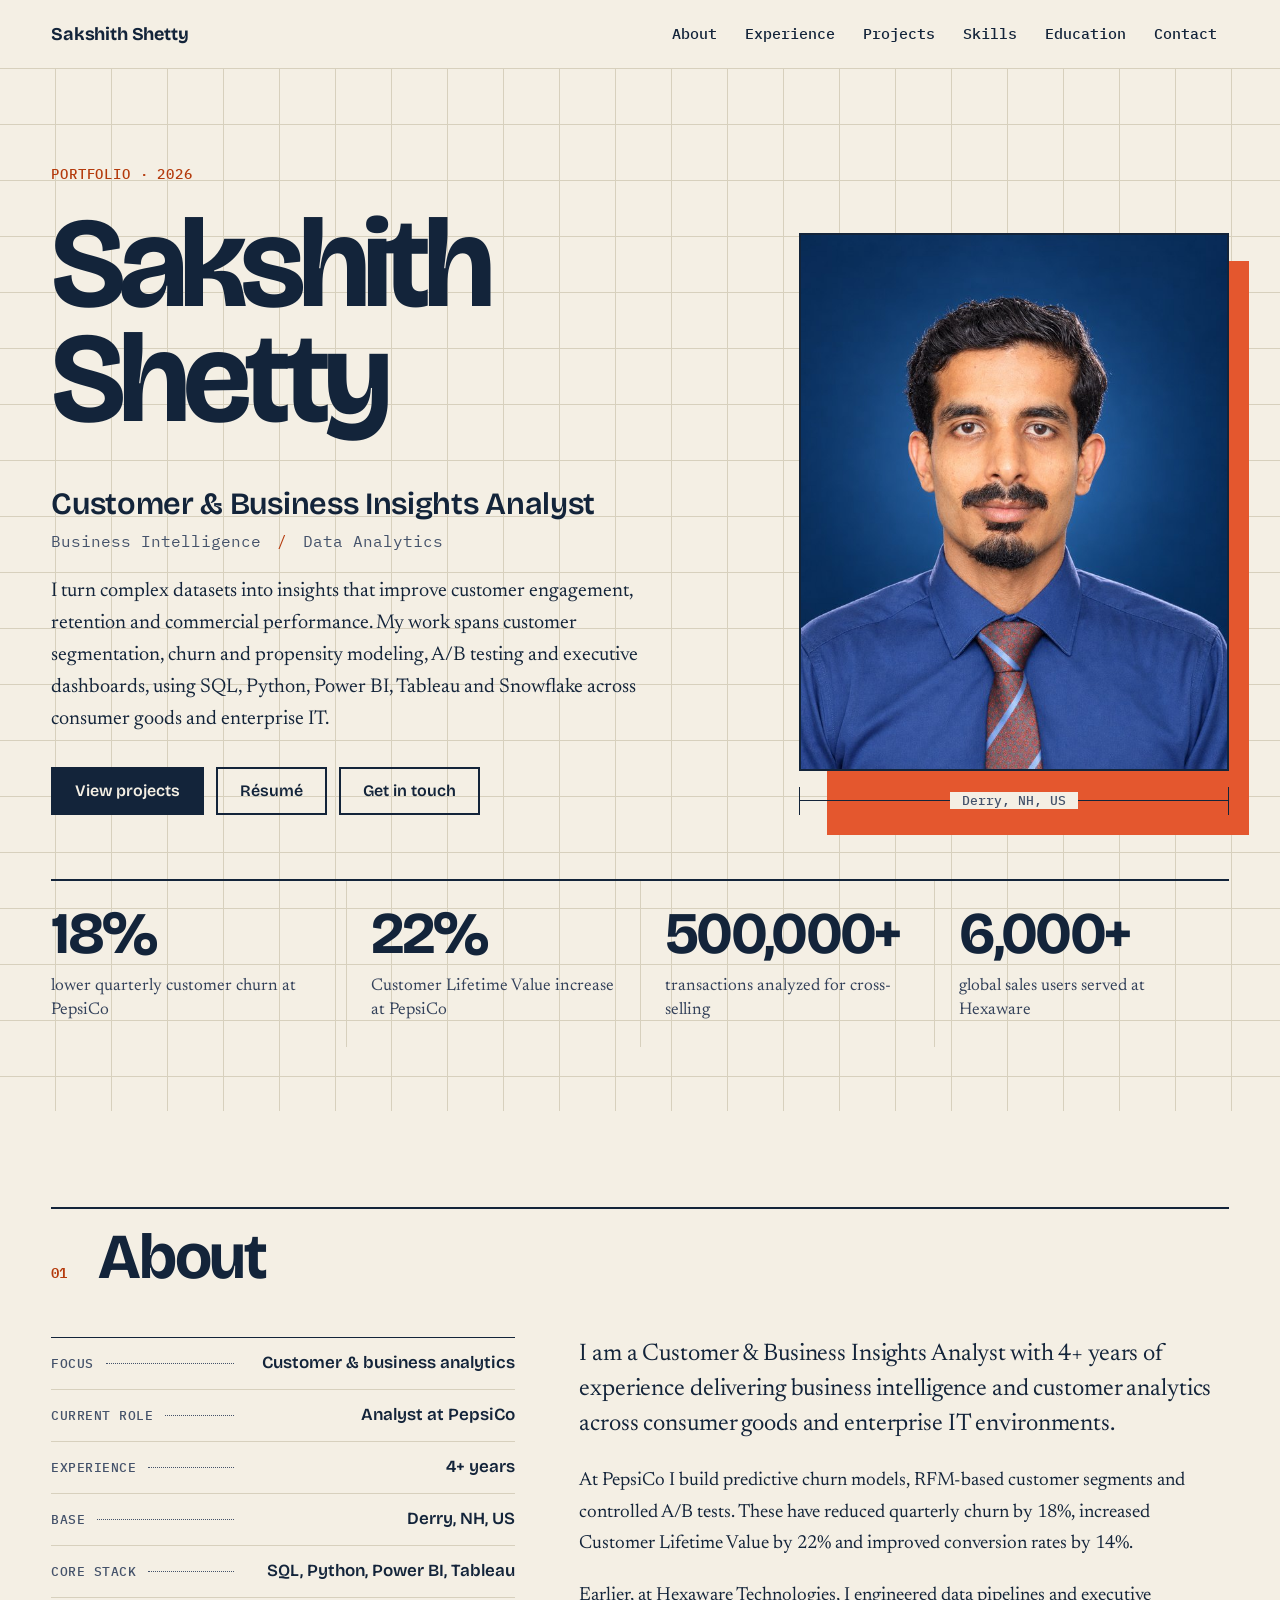
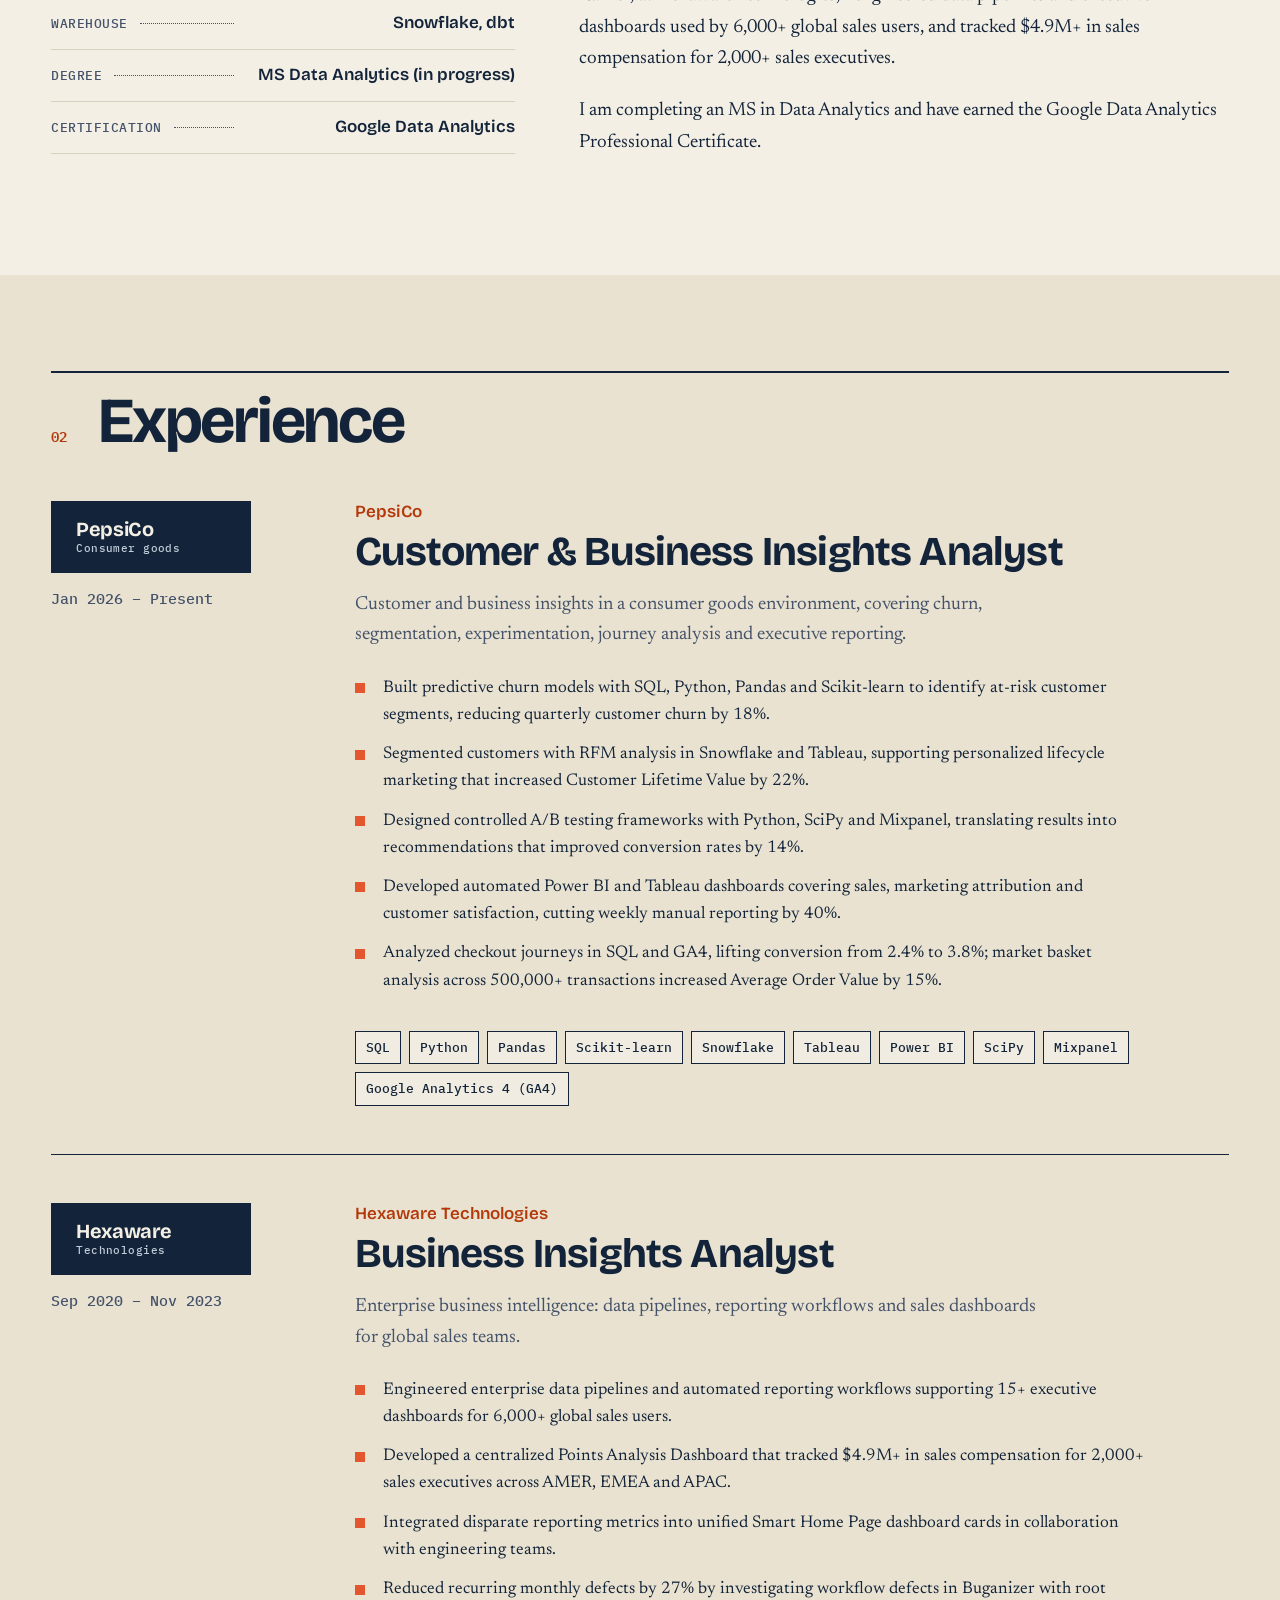
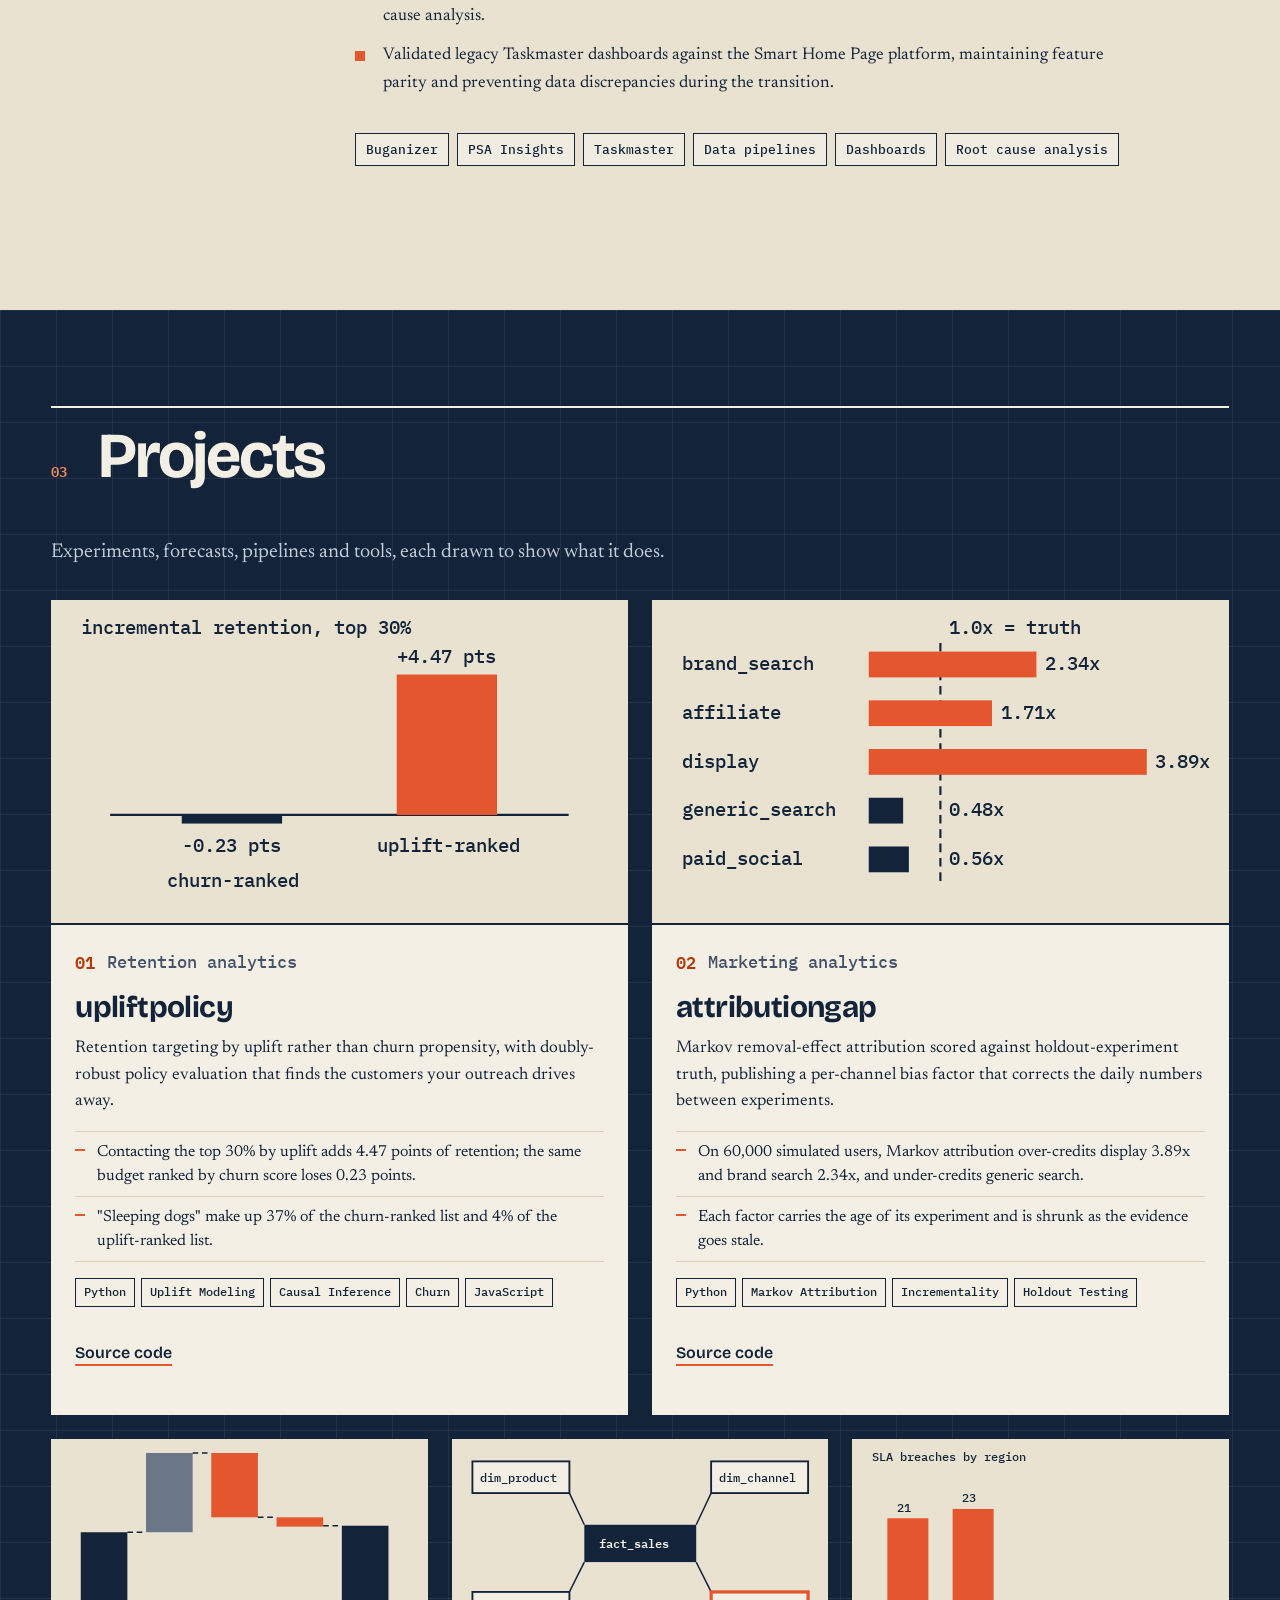
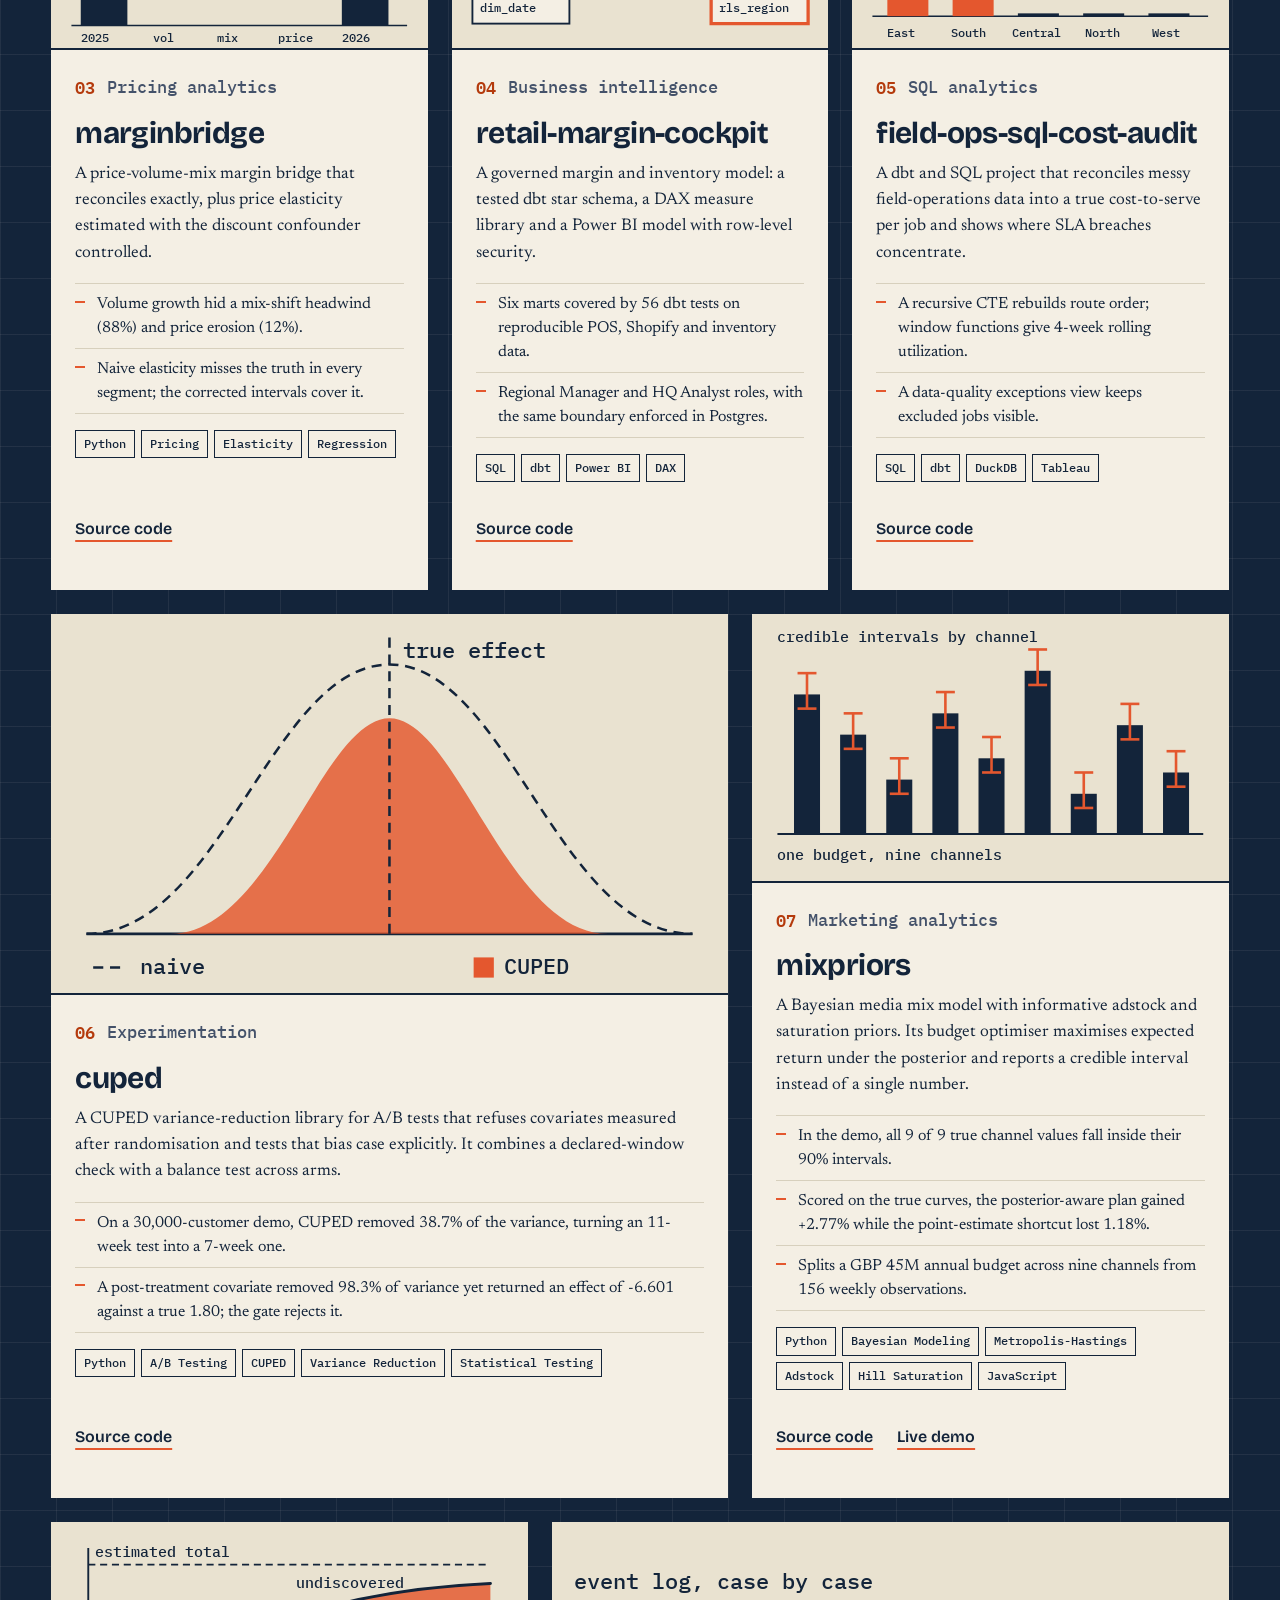
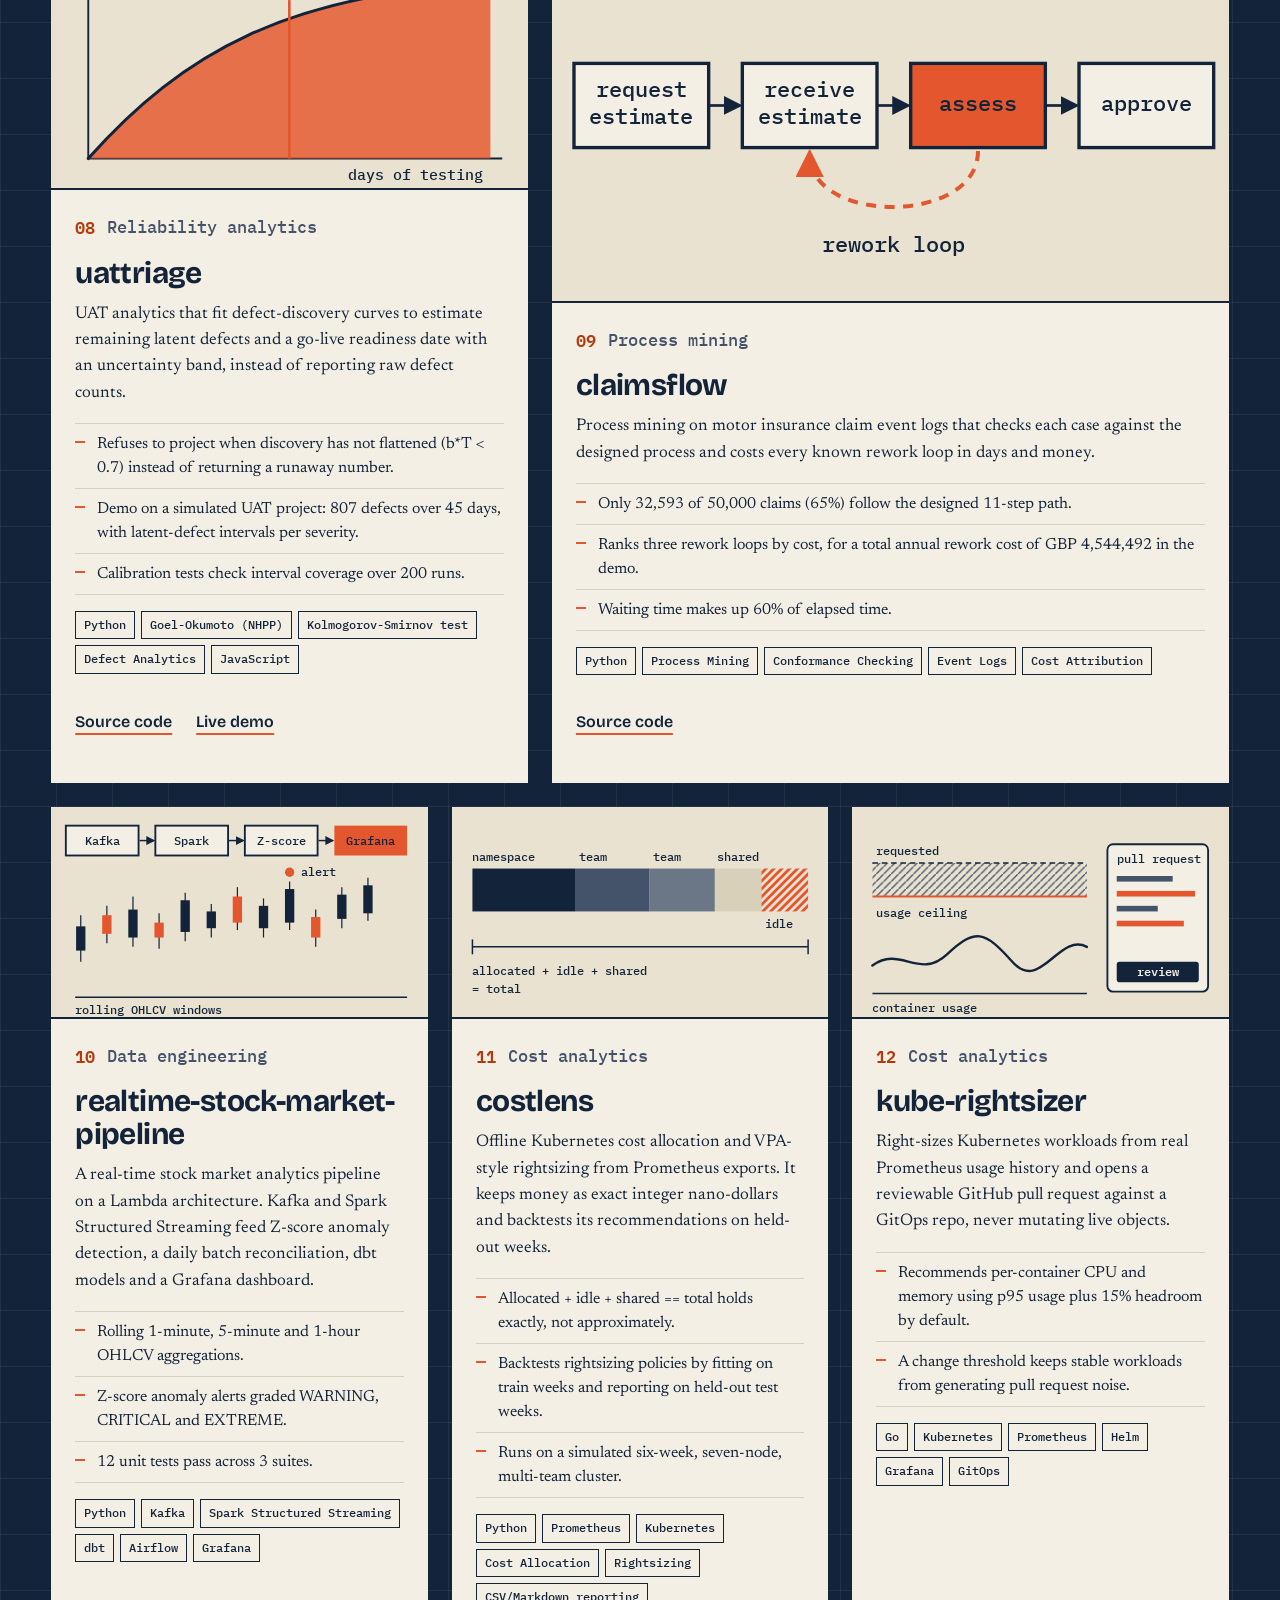
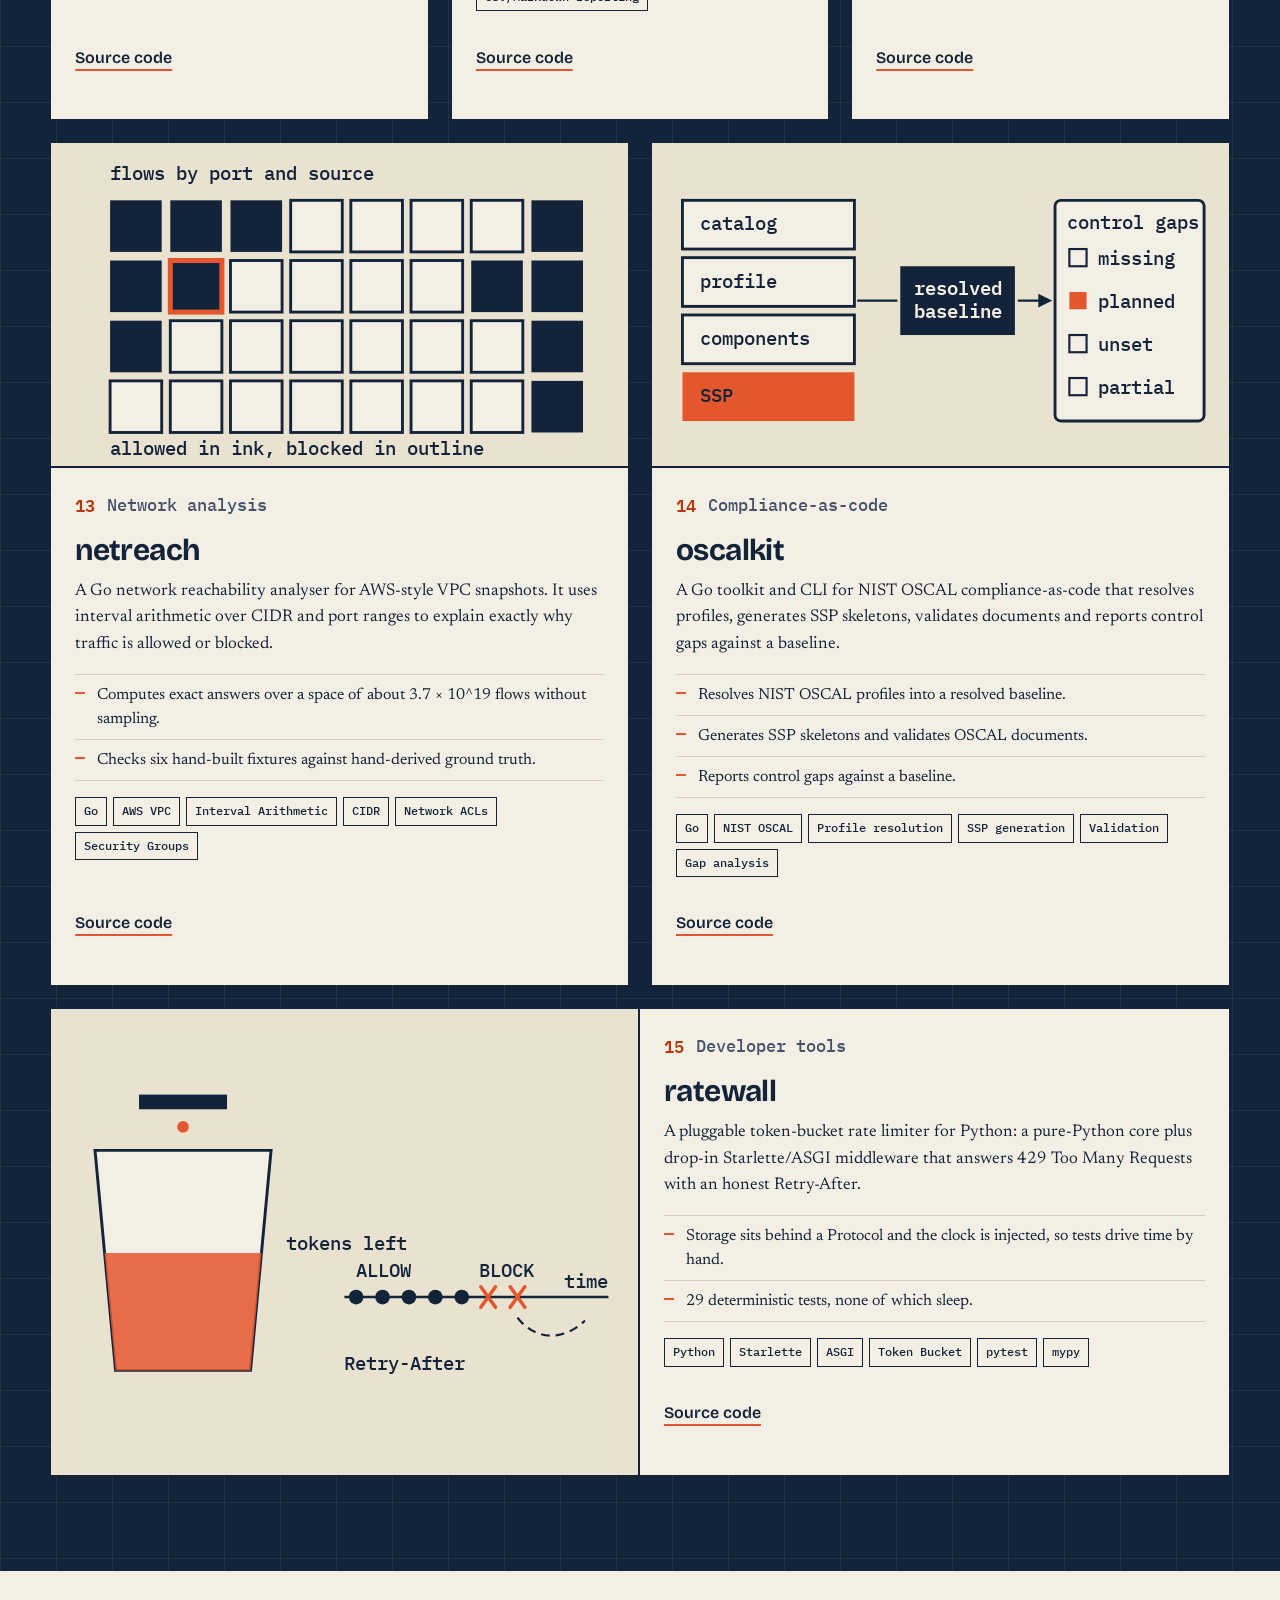
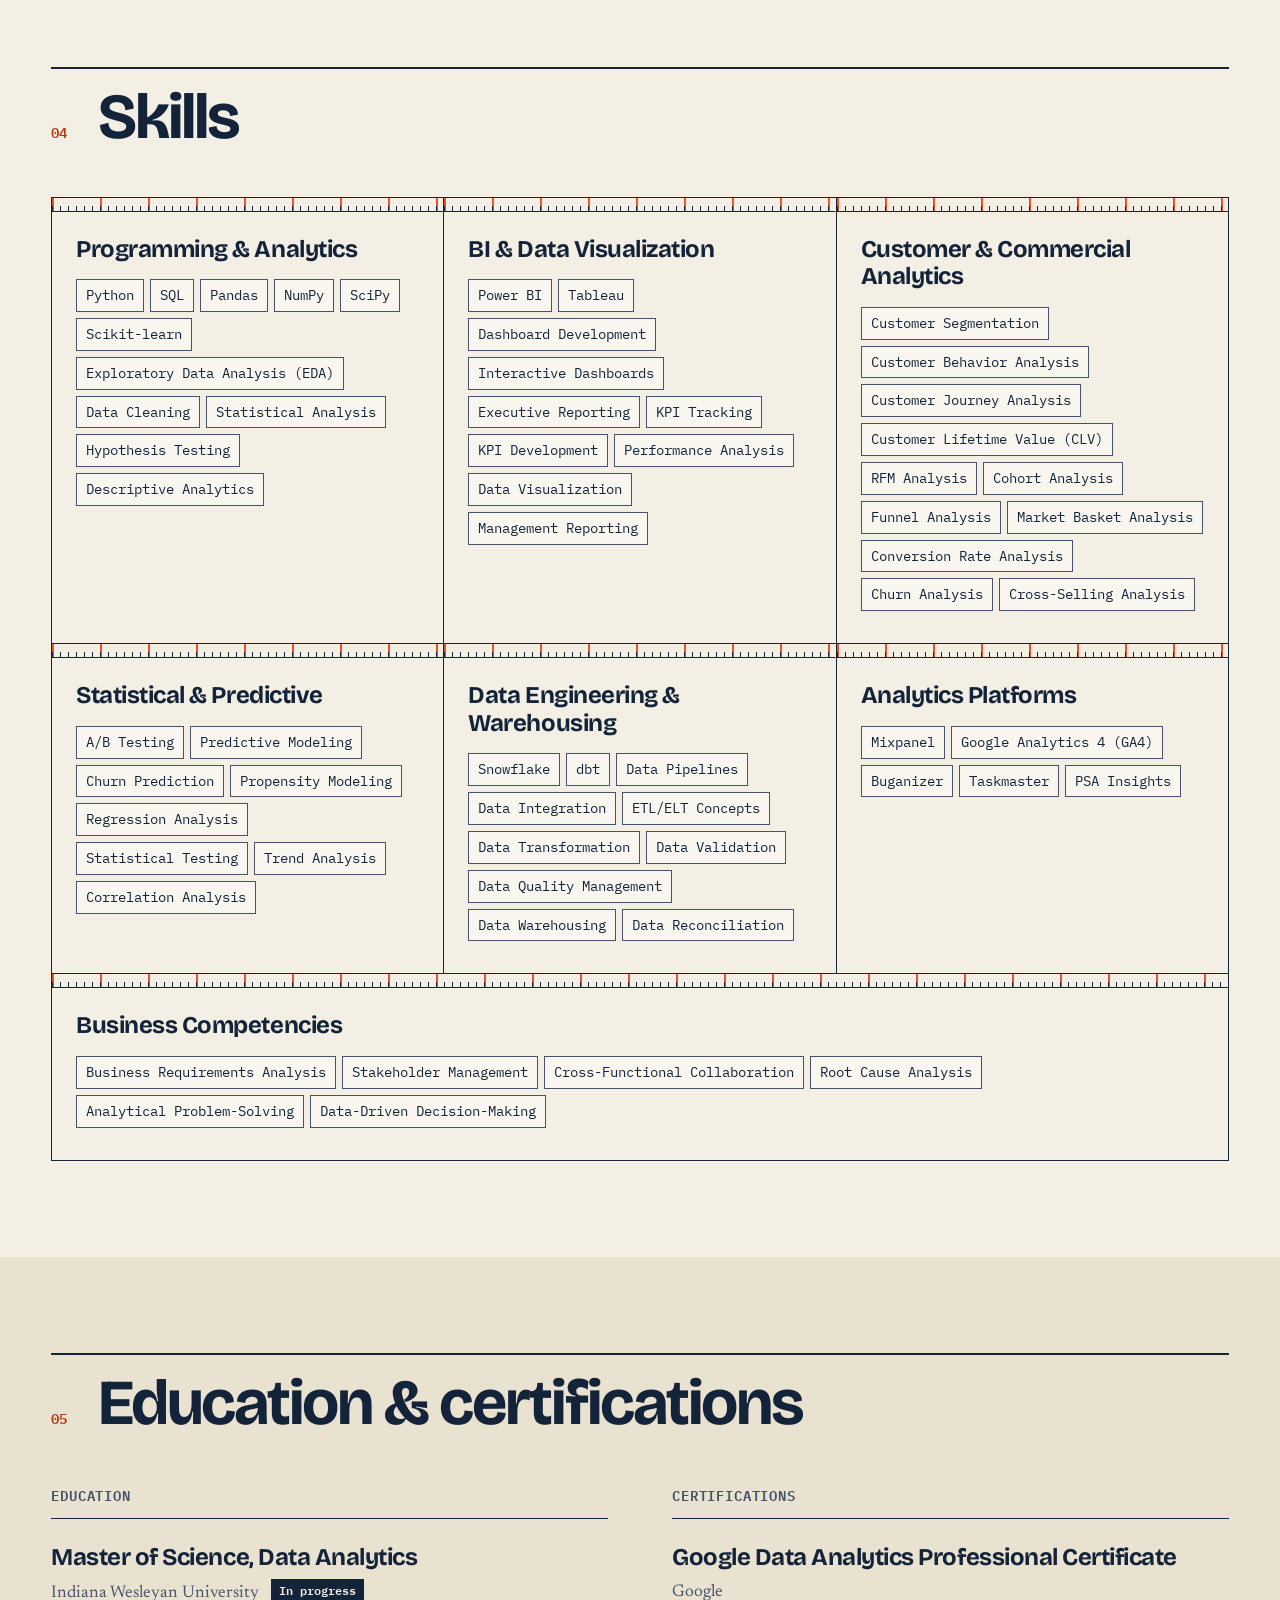
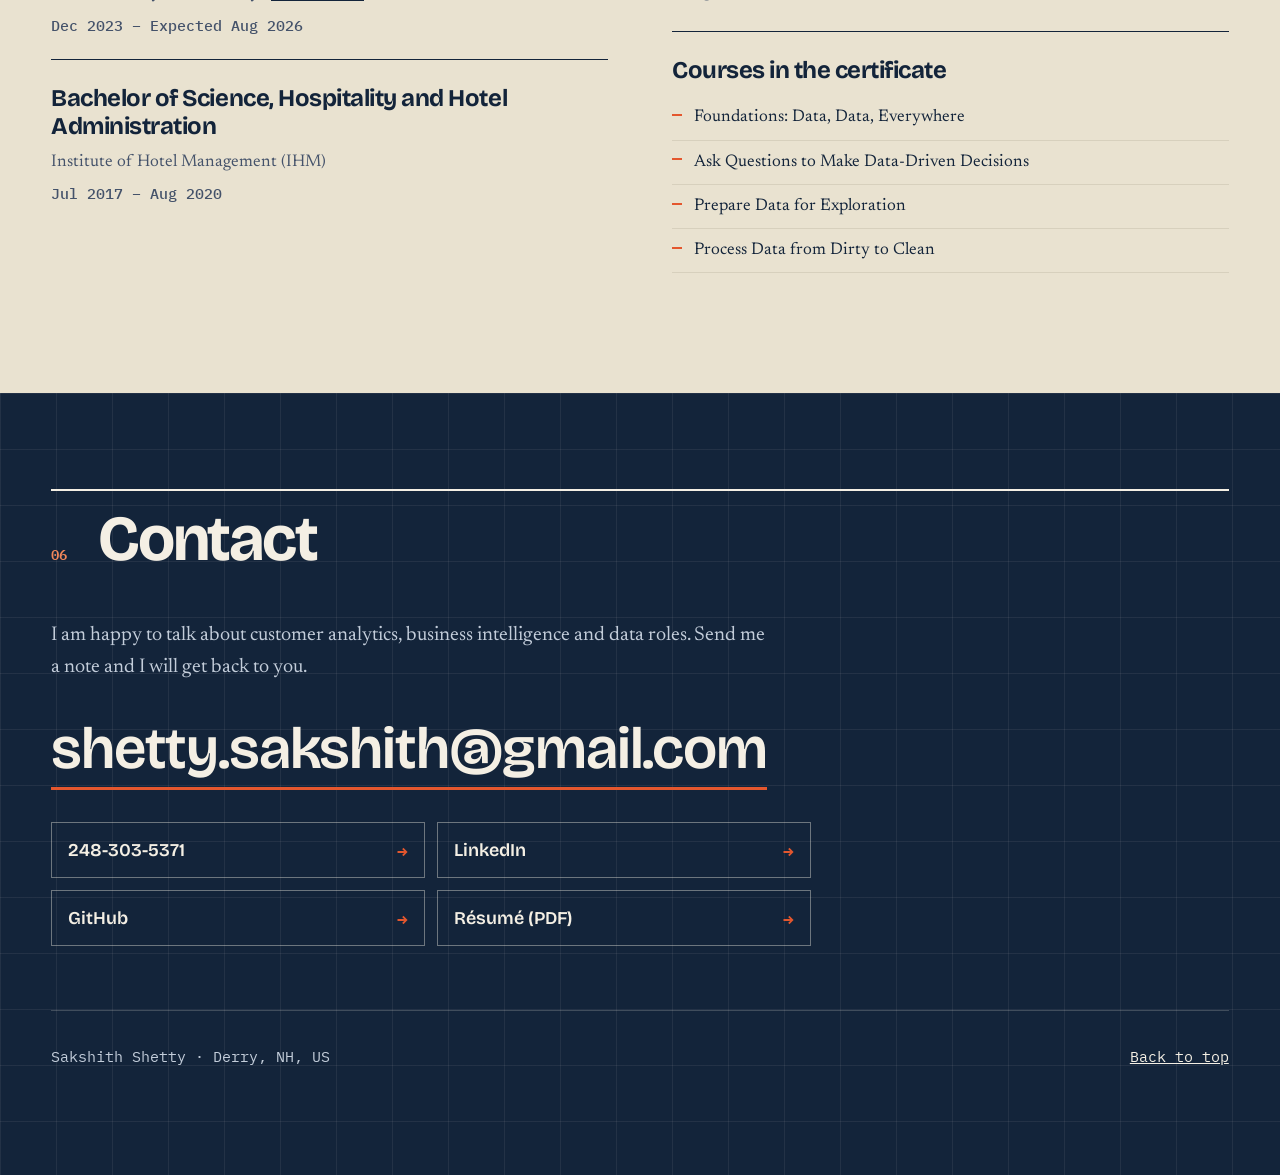
<file: index.html>
<!doctype html>
<html lang="en">
<head>
<meta charset="utf-8">
<meta name="viewport" content="width=device-width, initial-scale=1">
<title>Sakshith Shetty | Customer &amp; Business Insights Analyst</title>
<meta name="description" content="Customer &amp; Business Insights Analyst with 4+ years in business intelligence and customer analytics: churn modeling, segmentation, A/B testing, dashboards.">
<link rel="canonical" href="https://shettysakshith-dotcom.github.io/">
<meta property="og:type" content="website">
<meta property="og:site_name" content="Sakshith Shetty">
<meta property="og:title" content="Sakshith Shetty | Customer &amp; Business Insights Analyst">
<meta property="og:description" content="Customer &amp; Business Insights Analyst with 4+ years in business intelligence and customer analytics: churn modeling, segmentation, A/B testing, dashboards.">
<meta property="og:url" content="https://shettysakshith-dotcom.github.io/">
<meta property="og:image" content="https://shettysakshith-dotcom.github.io/assets/images/social-card.png">
<meta property="og:image:width" content="1200">
<meta property="og:image:height" content="630">
<meta name="twitter:card" content="summary_large_image">
<meta name="twitter:title" content="Sakshith Shetty | Customer &amp; Business Insights Analyst">
<meta name="twitter:description" content="Customer &amp; Business Insights Analyst with 4+ years in business intelligence and customer analytics.">
<meta name="twitter:image" content="https://shettysakshith-dotcom.github.io/assets/images/social-card.png">
<link rel="icon" href="favicon.svg" type="image/svg+xml">
<link rel="apple-touch-icon" href="apple-touch-icon.png">
<link rel="preconnect" href="https://fonts.googleapis.com">
<link rel="preconnect" href="https://fonts.gstatic.com" crossorigin>
<link rel="stylesheet" href="https://fonts.googleapis.com/css2?family=Bricolage+Grotesque:opsz,wght@12..96,500..800&family=Newsreader:opsz,wght@6..72,400..600&family=IBM+Plex+Mono:wght@400;500;600&display=swap">
<link rel="stylesheet" href="assets/styles.css">
</head>
<body id="top">
<a class="skip" href="#main">Skip to content</a>

<header class="site-head">
  <div class="wrap head-row">
    <a class="brand" href="#top">Sakshith Shetty</a>
    <nav class="nav" aria-label="Primary">
      <input class="menu-toggle" type="checkbox" id="menu-toggle" aria-label="Show menu">
      <label class="menu-btn" for="menu-toggle">Menu</label>
      <ul class="links">
        <li><a href="#about">About</a></li>
        <li><a href="#experience">Experience</a></li>
        <li><a href="#projects">Projects</a></li>
        <li><a href="#skills">Skills</a></li>
        <li><a href="#education">Education</a></li>
        <li><a href="#contact">Contact</a></li>
      </ul>
    </nav>
  </div>
</header>

<main id="main">

<!-- HERO -->
<section class="hero" aria-labelledby="hero-title">
  <div class="wrap hero-grid">
    <div class="hero-copy">
      <p class="eyebrow">Portfolio &middot; 2026</p>
      <h1 id="hero-title"><span>Sakshith</span><span>Shetty</span></h1>
      <p class="role-line">Customer &amp; Business Insights Analyst</p>
      <p class="tagline"><span>Business Intelligence</span><span>Data Analytics</span></p>
      <p class="lede">I turn complex datasets into insights that improve customer engagement, retention and commercial performance. My work spans customer segmentation, churn and propensity modeling, A/B testing and executive dashboards, using SQL, Python, Power BI, Tableau and Snowflake across consumer goods and enterprise IT.</p>
      <div class="ctas">
        <a class="btn btn-primary" href="#projects">View projects</a>
        <a class="btn btn-ghost" href="assets/files/sakshith-shetty-resume.pdf" download>Résumé</a>
        <a class="btn btn-ghost" href="#contact">Get in touch</a>
      </div>
    </div>
    <figure class="portrait">
      <img src="assets/images/sakshith-shetty.jpg" alt="Portrait of Sakshith Shetty" width="800" height="1000">
      <figcaption class="dim"><span>Derry, NH, US</span></figcaption>
    </figure>
  </div>
  <div class="wrap">
    <ul class="readouts">
      <li class="readout"><b class="hot">18%</b><span>lower quarterly customer churn at PepsiCo</span></li>
      <li class="readout"><b>22%</b><span>Customer Lifetime Value increase at PepsiCo</span></li>
      <li class="readout"><b>500,000+</b><span>transactions analyzed for cross-selling</span></li>
      <li class="readout"><b>6,000+</b><span>global sales users served at Hexaware</span></li>
    </ul>
  </div>
</section>

<!-- ABOUT -->
<section class="sec" id="about" aria-labelledby="about-title">
  <div class="wrap">
    <header class="sec-head">
      <span class="sec-no">01</span>
      <h2 id="about-title">About</h2>
    </header>
    <div class="about-grid">
      <dl class="spec">
        <div><dt>Focus</dt><dd>Customer &amp; business analytics</dd></div>
        <div><dt>Current role</dt><dd>Analyst at PepsiCo</dd></div>
        <div><dt>Experience</dt><dd>4+ years</dd></div>
        <div><dt>Base</dt><dd>Derry, NH, US</dd></div>
        <div><dt>Core stack</dt><dd>SQL, Python, Power BI, Tableau</dd></div>
        <div><dt>Warehouse</dt><dd>Snowflake, dbt</dd></div>
        <div><dt>Degree</dt><dd>MS Data Analytics (in progress)</dd></div>
        <div><dt>Certification</dt><dd>Google Data Analytics</dd></div>
      </dl>
      <div class="about-body">
        <p>I am a Customer &amp; Business Insights Analyst with 4+ years of experience delivering business intelligence and customer analytics across consumer goods and enterprise IT environments.</p>
        <p>At PepsiCo I build predictive churn models, RFM-based customer segments and controlled A/B tests. These have reduced quarterly churn by 18%, increased Customer Lifetime Value by 22% and improved conversion rates by 14%.</p>
        <p>Earlier, at Hexaware Technologies, I engineered data pipelines and executive dashboards used by 6,000+ global sales users, and tracked $4.9M+ in sales compensation for 2,000+ sales executives.</p>
        <p>I am completing an MS in Data Analytics and have earned the Google Data Analytics Professional Certificate.</p>
      </div>
    </div>
  </div>
</section>

<!-- EXPERIENCE -->
<section class="sec sec-tint" id="experience" aria-labelledby="exp-title">
  <div class="wrap">
    <header class="sec-head">
      <span class="sec-no">02</span>
      <h2 id="exp-title">Experience</h2>
    </header>

    <article class="role">
      <div class="role-side">
        <span class="logo-box logo-word"><span>PepsiCo</span><small>Consumer goods</small></span>
        <p class="role-dates">Jan 2026 &ndash; Present</p>
      </div>
      <div class="role-main">
        <p class="co">PepsiCo</p>
        <h3>Customer &amp; Business Insights Analyst</h3>
        <p class="role-desc">Customer and business insights in a consumer goods environment, covering churn, segmentation, experimentation, journey analysis and executive reporting.</p>
        <ul class="hl-list">
          <li>Built predictive churn models with SQL, Python, Pandas and Scikit-learn to identify at-risk customer segments, reducing quarterly customer churn by 18%.</li>
          <li>Segmented customers with RFM analysis in Snowflake and Tableau, supporting personalized lifecycle marketing that increased Customer Lifetime Value by 22%.</li>
          <li>Designed controlled A/B testing frameworks with Python, SciPy and Mixpanel, translating results into recommendations that improved conversion rates by 14%.</li>
          <li>Developed automated Power BI and Tableau dashboards covering sales, marketing attribution and customer satisfaction, cutting weekly manual reporting by 40%.</li>
          <li>Analyzed checkout journeys in SQL and GA4, lifting conversion from 2.4% to 3.8%; market basket analysis across 500,000+ transactions increased Average Order Value by 15%.</li>
        </ul>
        <ul class="chips" aria-label="Technologies at PepsiCo">
          <li>SQL</li><li>Python</li><li>Pandas</li><li>Scikit-learn</li><li>Snowflake</li><li>Tableau</li><li>Power BI</li><li>SciPy</li><li>Mixpanel</li><li>Google Analytics 4 (GA4)</li>
        </ul>
      </div>
    </article>

    <article class="role">
      <div class="role-side">
        <span class="logo-box logo-word"><span>Hexaware</span><small>Technologies</small></span>
        <p class="role-dates">Sep 2020 &ndash; Nov 2023</p>
      </div>
      <div class="role-main">
        <p class="co">Hexaware Technologies</p>
        <h3>Business Insights Analyst</h3>
        <p class="role-desc">Enterprise business intelligence: data pipelines, reporting workflows and sales dashboards for global sales teams.</p>
        <ul class="hl-list">
          <li>Engineered enterprise data pipelines and automated reporting workflows supporting 15+ executive dashboards for 6,000+ global sales users.</li>
          <li>Developed a centralized Points Analysis Dashboard that tracked $4.9M+ in sales compensation for 2,000+ sales executives across AMER, EMEA and APAC.</li>
          <li>Integrated disparate reporting metrics into unified Smart Home Page dashboard cards in collaboration with engineering teams.</li>
          <li>Reduced recurring monthly defects by 27% by investigating workflow defects in Buganizer with root cause analysis.</li>
          <li>Validated legacy Taskmaster dashboards against the Smart Home Page platform, maintaining feature parity and preventing data discrepancies during the transition.</li>
        </ul>
        <ul class="chips" aria-label="Technologies at Hexaware Technologies">
          <li>Buganizer</li><li>PSA Insights</li><li>Taskmaster</li><li>Data pipelines</li><li>Dashboards</li><li>Root cause analysis</li>
        </ul>
      </div>
    </article>
  </div>
</section>

<!-- PROJECTS -->
<section class="sec night" id="projects" aria-labelledby="proj-title">
  <div class="wrap">
    <header class="sec-head">
      <span class="sec-no">03</span>
      <h2 id="proj-title">Projects</h2>
    </header>
    <p class="sec-intro">Experiments, forecasts, pipelines and tools, each drawn to show what it does.</p>

    <div class="projects-grid">

      <article class="card" style="--span:6">
        <figure class="card-viz">
          <svg viewBox="0 0 400 225" role="img" aria-label="Incremental retention from contacting the top 30 percent: the churn-ranked list loses 0.23 points while the uplift-ranked list gains 4.47 points">
            <text class="v-txt" x="20" y="24">incremental retention, top 30%</text>
            <line class="v-line" x1="40" y1="150" x2="360" y2="150"/>
            <rect class="v-ink" x="90" y="150" width="70" height="6"/>
            <text class="v-txt" x="90" y="176">-0.23 pts</text>
            <text class="v-txt" x="80" y="200">churn-ranked</text>
            <rect class="v-sigf" x="240" y="52" width="70" height="98"/>
            <text class="v-txt" x="240" y="44">+4.47 pts</text>
            <text class="v-txt" x="226" y="176">uplift-ranked</text>
          </svg>
        </figure>
        <div class="card-body">
          <p class="card-meta"><span class="idx">01</span><span>Retention analytics</span></p>
          <h3>upliftpolicy</h3>
          <p>Retention targeting by uplift rather than churn propensity, with doubly-robust policy evaluation that finds the customers your outreach drives away.</p>
          <ul class="hl-mini">
            <li>Contacting the top 30% by uplift adds 4.47 points of retention; the same budget ranked by churn score loses 0.23 points.</li>
            <li>"Sleeping dogs" make up 37% of the churn-ranked list and 4% of the uplift-ranked list.</li>
          </ul>
          <ul class="chips chips-sm" aria-label="Technologies used in upliftpolicy">
            <li>Python</li><li>Uplift Modeling</li><li>Causal Inference</li><li>Churn</li><li>JavaScript</li>
          </ul>
          <p class="card-links"><a href="https://github.com/shettysakshith-dotcom/upliftpolicy">Source code</a></p>
        </div>
      </article>

      <article class="card" style="--span:6">
        <figure class="card-viz">
          <svg viewBox="0 0 400 225" role="img" aria-label="Markov attribution bias by channel against a dashed 1.0x truth line: display, brand search and affiliate are over-credited, generic search and paid social under-credited">
            <line class="v-dash" x1="200" y1="30" x2="200" y2="196"/>
            <text class="v-txt" x="206" y="24">1.0x = truth</text>
            <text class="v-txt" x="20" y="49">brand_search</text><rect class="v-sigf" x="150" y="36" width="117" height="18"/><text class="v-txt" x="273" y="49">2.34x</text>
            <text class="v-txt" x="20" y="83">affiliate</text><rect class="v-sigf" x="150" y="70" width="86" height="18"/><text class="v-txt" x="242" y="83">1.71x</text>
            <text class="v-txt" x="20" y="117">display</text><rect class="v-sigf" x="150" y="104" width="194" height="18"/><text class="v-txt" x="350" y="117">3.89x</text>
            <text class="v-txt" x="20" y="151">generic_search</text><rect class="v-ink" x="150" y="138" width="24" height="18"/><text class="v-txt" x="206" y="151">0.48x</text>
            <text class="v-txt" x="20" y="185">paid_social</text><rect class="v-ink" x="150" y="172" width="28" height="18"/><text class="v-txt" x="206" y="185">0.56x</text>
          </svg>
        </figure>
        <div class="card-body">
          <p class="card-meta"><span class="idx">02</span><span>Marketing analytics</span></p>
          <h3>attributiongap</h3>
          <p>Markov removal-effect attribution scored against holdout-experiment truth, publishing a per-channel bias factor that corrects the daily numbers between experiments.</p>
          <ul class="hl-mini">
            <li>On 60,000 simulated users, Markov attribution over-credits display 3.89x and brand search 2.34x, and under-credits generic search.</li>
            <li>Each factor carries the age of its experiment and is shrunk as the evidence goes stale.</li>
          </ul>
          <ul class="chips chips-sm" aria-label="Technologies used in attributiongap">
            <li>Python</li><li>Markov Attribution</li><li>Incrementality</li><li>Holdout Testing</li>
          </ul>
          <p class="card-links"><a href="https://github.com/shettysakshith-dotcom/attributiongap">Source code</a></p>
        </div>
      </article>

      <article class="card" style="--span:4">
        <figure class="card-viz">
          <svg viewBox="0 0 400 225" role="img" aria-label="Margin bridge waterfall from 2025 to 2026: volume adds, mix and price subtract">
            <line class="v-line" x1="20" y1="200" x2="380" y2="200"/>
            <rect class="v-ink" x="30" y="100" width="50" height="100"/>
            <rect class="v-mid" x="100" y="15" width="50" height="85"/>
            <line class="v-dash" x1="80" y1="100" x2="100" y2="100"/>
            <rect class="v-sigf" x="170" y="15" width="50" height="69"/>
            <line class="v-dash" x1="150" y1="15" x2="170" y2="15"/>
            <rect class="v-sigf" x="240" y="84" width="50" height="10"/>
            <line class="v-dash" x1="220" y1="84" x2="240" y2="84"/>
            <rect class="v-ink" x="310" y="93" width="50" height="107"/>
            <line class="v-dash" x1="290" y1="93" x2="310" y2="93"/>
            <text class="v-txt" x="30" y="218">2025</text>
            <text class="v-txt" x="108" y="218">vol</text>
            <text class="v-txt" x="176" y="218">mix</text>
            <text class="v-txt" x="242" y="218">price</text>
            <text class="v-txt" x="310" y="218">2026</text>
          </svg>
        </figure>
        <div class="card-body">
          <p class="card-meta"><span class="idx">03</span><span>Pricing analytics</span></p>
          <h3>marginbridge</h3>
          <p>A price-volume-mix margin bridge that reconciles exactly, plus price elasticity estimated with the discount confounder controlled.</p>
          <ul class="hl-mini">
            <li>Volume growth hid a mix-shift headwind (88%) and price erosion (12%).</li>
            <li>Naive elasticity misses the truth in every segment; the corrected intervals cover it.</li>
          </ul>
          <ul class="chips chips-sm" aria-label="Technologies used in marginbridge">
            <li>Python</li><li>Pricing</li><li>Elasticity</li><li>Regression</li>
          </ul>
          <p class="card-links"><a href="https://github.com/shettysakshith-dotcom/marginbridge">Source code</a></p>
        </div>
      </article>

      <article class="card" style="--span:4">
        <figure class="card-viz">
          <svg viewBox="0 0 400 225" role="img" aria-label="Star schema: fact_sales at the centre joined to product, channel and date dimensions and a row-level-security region map">
            <line class="v-line" x1="124" y1="58" x2="140" y2="92"/>
            <line class="v-line" x1="276" y1="58" x2="260" y2="92"/>
            <line class="v-line" x1="124" y1="164" x2="140" y2="132"/>
            <line class="v-line" x1="276" y1="164" x2="260" y2="132"/>
            <rect class="v-box" x="20" y="24" width="104" height="34"/><text class="v-txt" x="28" y="46">dim_product</text>
            <rect class="v-box" x="276" y="24" width="104" height="34"/><text class="v-txt" x="284" y="46">dim_channel</text>
            <rect class="v-box" x="20" y="164" width="104" height="34"/><text class="v-txt" x="28" y="186">dim_date</text>
            <rect class="v-paperbox" x="276" y="164" width="104" height="34"/><rect class="v-decider" x="276" y="164" width="104" height="34"/><text class="v-txt" x="284" y="186">rls_region</text>
            <rect class="v-ink" x="140" y="92" width="120" height="40"/><text class="v-paper-txt" x="156" y="117">fact_sales</text>
          </svg>
        </figure>
        <div class="card-body">
          <p class="card-meta"><span class="idx">04</span><span>Business intelligence</span></p>
          <h3>retail-margin-cockpit</h3>
          <p>A governed margin and inventory model: a tested dbt star schema, a DAX measure library and a Power BI model with row-level security.</p>
          <ul class="hl-mini">
            <li>Six marts covered by 56 dbt tests on reproducible POS, Shopify and inventory data.</li>
            <li>Regional Manager and HQ Analyst roles, with the same boundary enforced in Postgres.</li>
          </ul>
          <ul class="chips chips-sm" aria-label="Technologies used in retail-margin-cockpit">
            <li>SQL</li><li>dbt</li><li>Power BI</li><li>DAX</li>
          </ul>
          <p class="card-links"><a href="https://github.com/shettysakshith-dotcom/retail-margin-cockpit">Source code</a></p>
        </div>
      </article>

      <article class="card" style="--span:4">
        <figure class="card-viz">
          <svg viewBox="0 0 400 225" role="img" aria-label="SLA breaches by region: East 21 and South 23, with Central, North and West at zero">
            <text class="v-txt" x="20" y="24">SLA breaches by region</text>
            <line class="v-line" x1="20" y1="190" x2="380" y2="190"/>
            <rect class="v-sigf" x="36" y="85" width="44" height="105"/><text class="v-txt" x="46" y="78">21</text>
            <rect class="v-sigf" x="106" y="75" width="44" height="115"/><text class="v-txt" x="116" y="68">23</text>
            <rect class="v-ink" x="176" y="187" width="44" height="3"/>
            <rect class="v-ink" x="246" y="187" width="44" height="3"/>
            <rect class="v-ink" x="316" y="187" width="44" height="3"/>
            <text class="v-txt" x="36" y="212">East</text>
            <text class="v-txt" x="104" y="212">South</text>
            <text class="v-txt" x="170" y="212">Central</text>
            <text class="v-txt" x="248" y="212">North</text>
            <text class="v-txt" x="320" y="212">West</text>
          </svg>
        </figure>
        <div class="card-body">
          <p class="card-meta"><span class="idx">05</span><span>SQL analytics</span></p>
          <h3>field-ops-sql-cost-audit</h3>
          <p>A dbt and SQL project that reconciles messy field-operations data into a true cost-to-serve per job and shows where SLA breaches concentrate.</p>
          <ul class="hl-mini">
            <li>A recursive CTE rebuilds route order; window functions give 4-week rolling utilization.</li>
            <li>A data-quality exceptions view keeps excluded jobs visible.</li>
          </ul>
          <ul class="chips chips-sm" aria-label="Technologies used in field-ops-sql-cost-audit">
            <li>SQL</li><li>dbt</li><li>DuckDB</li><li>Tableau</li>
          </ul>
          <p class="card-links"><a href="https://github.com/shettysakshith-dotcom/field-ops-sql-cost-audit">Source code</a></p>
        </div>
      </article>

      <article class="card" style="--span:7">
        <figure class="card-viz">
          <svg viewBox="0 0 400 225" role="img" aria-label="Two estimate curves: a wide naive spread and a narrower CUPED spread around a dashed true effect line">
            <line class="v-line" x1="20" y1="190" x2="380" y2="190"/>
            <path class="v-dash" d="M20 190 C100 190 130 30 200 30 C270 30 300 190 380 190"/>
            <path class="v-sigf-soft" d="M70 190 C130 190 160 62 200 62 C240 62 270 190 330 190 Z"/>
            <line class="v-dash" x1="200" y1="14" x2="200" y2="190"/>
            <text class="v-txt" x="208" y="26">true effect</text>
            <line class="v-dash" x1="24" y1="210" x2="44" y2="210"/>
            <text class="v-txt" x="52" y="214">naive</text>
            <rect class="v-sigf" x="250" y="204" width="12" height="12"/>
            <text class="v-txt" x="268" y="214">CUPED</text>
          </svg>
        </figure>
        <div class="card-body">
          <p class="card-meta"><span class="idx">06</span><span>Experimentation</span></p>
          <h3>cuped</h3>
          <p>A CUPED variance-reduction library for A/B tests that refuses covariates measured after randomisation and tests that bias case explicitly. It combines a declared-window check with a balance test across arms.</p>
          <ul class="hl-mini">
            <li>On a 30,000-customer demo, CUPED removed 38.7% of the variance, turning an 11-week test into a 7-week one.</li>
            <li>A post-treatment covariate removed 98.3% of variance yet returned an effect of -6.601 against a true 1.80; the gate rejects it.</li>
          </ul>
          <ul class="chips chips-sm" aria-label="Technologies used in cuped">
            <li>Python</li><li>A/B Testing</li><li>CUPED</li><li>Variance Reduction</li><li>Statistical Testing</li>
          </ul>
          <p class="card-links"><a href="https://github.com/shettysakshith-dotcom/cuped">Source code</a></p>
        </div>
      </article>

      <article class="card" style="--span:5">
        <figure class="card-viz">
          <svg viewBox="0 0 400 225" role="img" aria-label="Nine channel bars, each with a credible interval whisker drawn above it">
            <line class="v-line" x1="20" y1="186" x2="380" y2="186"/>
            <rect class="v-ink" x="34" y="68" width="22" height="118"/><line class="v-sig" x1="45" y1="50" x2="45" y2="80"/><line class="v-sig" x1="37" y1="50" x2="53" y2="50"/><line class="v-sig" x1="37" y1="80" x2="53" y2="80"/>
            <rect class="v-ink" x="73" y="102" width="22" height="84"/><line class="v-sig" x1="84" y1="84" x2="84" y2="114"/><line class="v-sig" x1="76" y1="84" x2="92" y2="84"/><line class="v-sig" x1="76" y1="114" x2="92" y2="114"/>
            <rect class="v-ink" x="112" y="140" width="22" height="46"/><line class="v-sig" x1="123" y1="122" x2="123" y2="152"/><line class="v-sig" x1="115" y1="122" x2="131" y2="122"/><line class="v-sig" x1="115" y1="152" x2="131" y2="152"/>
            <rect class="v-ink" x="151" y="84" width="22" height="102"/><line class="v-sig" x1="162" y1="66" x2="162" y2="96"/><line class="v-sig" x1="154" y1="66" x2="170" y2="66"/><line class="v-sig" x1="154" y1="96" x2="170" y2="96"/>
            <rect class="v-ink" x="190" y="122" width="22" height="64"/><line class="v-sig" x1="201" y1="104" x2="201" y2="134"/><line class="v-sig" x1="193" y1="104" x2="209" y2="104"/><line class="v-sig" x1="193" y1="134" x2="209" y2="134"/>
            <rect class="v-ink" x="229" y="48" width="22" height="138"/><line class="v-sig" x1="240" y1="30" x2="240" y2="60"/><line class="v-sig" x1="232" y1="30" x2="248" y2="30"/><line class="v-sig" x1="232" y1="60" x2="248" y2="60"/>
            <rect class="v-ink" x="268" y="152" width="22" height="34"/><line class="v-sig" x1="279" y1="134" x2="279" y2="164"/><line class="v-sig" x1="271" y1="134" x2="287" y2="134"/><line class="v-sig" x1="271" y1="164" x2="287" y2="164"/>
            <rect class="v-ink" x="307" y="94" width="22" height="92"/><line class="v-sig" x1="318" y1="76" x2="318" y2="106"/><line class="v-sig" x1="310" y1="76" x2="326" y2="76"/><line class="v-sig" x1="310" y1="106" x2="326" y2="106"/>
            <rect class="v-ink" x="346" y="134" width="22" height="52"/><line class="v-sig" x1="357" y1="116" x2="357" y2="146"/><line class="v-sig" x1="349" y1="116" x2="365" y2="116"/><line class="v-sig" x1="349" y1="146" x2="365" y2="146"/>
            <text class="v-txt" x="20" y="24">credible intervals by channel</text>
            <text class="v-txt" x="20" y="208">one budget, nine channels</text>
          </svg>
        </figure>
        <div class="card-body">
          <p class="card-meta"><span class="idx">07</span><span>Marketing analytics</span></p>
          <h3>mixpriors</h3>
          <p>A Bayesian media mix model with informative adstock and saturation priors. Its budget optimiser maximises expected return under the posterior and reports a credible interval instead of a single number.</p>
          <ul class="hl-mini">
            <li>In the demo, all 9 of 9 true channel values fall inside their 90% intervals.</li>
            <li>Scored on the true curves, the posterior-aware plan gained +2.77% while the point-estimate shortcut lost 1.18%.</li>
            <li>Splits a GBP 45M annual budget across nine channels from 156 weekly observations.</li>
          </ul>
          <ul class="chips chips-sm" aria-label="Technologies used in mixpriors">
            <li>Python</li><li>Bayesian Modeling</li><li>Metropolis-Hastings</li><li>Adstock</li><li>Hill Saturation</li><li>JavaScript</li>
          </ul>
          <p class="card-links"><a href="https://github.com/shettysakshith-dotcom/mixpriors">Source code</a><a href="https://shettysakshith-dotcom.github.io/mixpriors/">Live demo</a></p>
        </div>
      </article>

      <article class="card" style="--span:5">
        <figure class="card-viz">
          <svg viewBox="0 0 400 225" role="img" aria-label="Defect discovery curve levelling off below an estimated total, with the undiscovered gap marked">
            <line class="v-line" x1="30" y1="200" x2="380" y2="200"/>
            <line class="v-line" x1="30" y1="200" x2="30" y2="22"/>
            <path class="v-sigf-soft" d="M30 200 C110 110 200 60 370 52 L370 200 Z"/>
            <line class="v-dash" x1="30" y1="36" x2="370" y2="36"/>
            <path class="v-curve" d="M30 200 C110 110 200 60 370 52"/>
            <line class="v-sig" x1="200" y1="66" x2="200" y2="200"/>
            <text class="v-txt" x="206" y="56">undiscovered</text>
            <text class="v-txt" x="36" y="30">estimated total</text>
            <text class="v-txt" x="250" y="218">days of testing</text>
          </svg>
        </figure>
        <div class="card-body">
          <p class="card-meta"><span class="idx">08</span><span>Reliability analytics</span></p>
          <h3>uattriage</h3>
          <p>UAT analytics that fit defect-discovery curves to estimate remaining latent defects and a go-live readiness date with an uncertainty band, instead of reporting raw defect counts.</p>
          <ul class="hl-mini">
            <li>Refuses to project when discovery has not flattened (b*T &lt; 0.7) instead of returning a runaway number.</li>
            <li>Demo on a simulated UAT project: 807 defects over 45 days, with latent-defect intervals per severity.</li>
            <li>Calibration tests check interval coverage over 200 runs.</li>
          </ul>
          <ul class="chips chips-sm" aria-label="Technologies used in uattriage">
            <li>Python</li><li>Goel-Okumoto (NHPP)</li><li>Kolmogorov-Smirnov test</li><li>Defect Analytics</li><li>JavaScript</li>
          </ul>
          <p class="card-links"><a href="https://github.com/shettysakshith-dotcom/uattriage">Source code</a><a href="https://shettysakshith-dotcom.github.io/uattriage/">Live demo</a></p>
        </div>
      </article>

      <article class="card" style="--span:7">
        <figure class="card-viz">
          <svg viewBox="0 0 400 225" role="img" aria-label="Four process steps in a row, with the assess step highlighted and a rework loop curving back from assess to receive estimate">
            <defs>
              <marker id="arr-cf" viewBox="0 0 10 10" refX="8" refY="5" markerWidth="7" markerHeight="7" orient="auto-start-reverse"><path d="M0 0L10 5L0 10z" fill="#13243a"/></marker>
              <marker id="arr-cf2" viewBox="0 0 10 10" refX="8" refY="5" markerWidth="7" markerHeight="7" orient="auto"><path d="M0 0L10 5L0 10z" fill="#e4572e"/></marker>
            </defs>
            <text class="v-txt" x="12" y="40">event log, case by case</text>
            <line class="v-line" x1="92" y1="109" x2="110" y2="109" marker-end="url(#arr-cf)"/>
            <line class="v-line" x1="192" y1="109" x2="210" y2="109" marker-end="url(#arr-cf)"/>
            <line class="v-line" x1="292" y1="109" x2="310" y2="109" marker-end="url(#arr-cf)"/>
            <rect class="v-box" x="12" y="84" width="80" height="50"/>
            <text class="v-txt" x="52" y="104" text-anchor="middle">request</text>
            <text class="v-txt" x="52" y="120" text-anchor="middle">estimate</text>
            <rect class="v-box" x="112" y="84" width="80" height="50"/>
            <text class="v-txt" x="152" y="104" text-anchor="middle">receive</text>
            <text class="v-txt" x="152" y="120" text-anchor="middle">estimate</text>
            <rect class="v-sigf" x="212" y="84" width="80" height="50" stroke="#13243a" stroke-width="2"/>
            <text class="v-txt" x="252" y="112" text-anchor="middle">assess</text>
            <rect class="v-box" x="312" y="84" width="80" height="50"/>
            <text class="v-txt" x="352" y="112" text-anchor="middle">approve</text>
            <path class="v-loop" d="M252 136 C252 180 152 180 152 138" marker-end="url(#arr-cf2)"/>
            <text class="v-txt" x="202" y="196" text-anchor="middle">rework loop</text>
          </svg>
        </figure>
        <div class="card-body">
          <p class="card-meta"><span class="idx">09</span><span>Process mining</span></p>
          <h3>claimsflow</h3>
          <p>Process mining on motor insurance claim event logs that checks each case against the designed process and costs every known rework loop in days and money.</p>
          <ul class="hl-mini">
            <li>Only 32,593 of 50,000 claims (65%) follow the designed 11-step path.</li>
            <li>Ranks three rework loops by cost, for a total annual rework cost of GBP 4,544,492 in the demo.</li>
            <li>Waiting time makes up 60% of elapsed time.</li>
          </ul>
          <ul class="chips chips-sm" aria-label="Technologies used in claimsflow">
            <li>Python</li><li>Process Mining</li><li>Conformance Checking</li><li>Event Logs</li><li>Cost Attribution</li>
          </ul>
          <p class="card-links"><a href="https://github.com/shettysakshith-dotcom/claimsflow">Source code</a></p>
        </div>
      </article>

      <article class="card" style="--span:4">
        <figure class="card-viz">
          <svg viewBox="0 0 400 225" role="img" aria-label="Four pipeline stages joined by arrows above a candlestick chart with one anomaly alert">
            <defs>
              <marker id="arr-rt" viewBox="0 0 10 10" refX="8" refY="5" markerWidth="6" markerHeight="6" orient="auto"><path d="M0 0L10 5L0 10z" fill="#13243a"/></marker>
            </defs>
            <rect class="v-box" x="14" y="20" width="78" height="32"/>
            <text class="v-txt" x="53" y="41" text-anchor="middle">Kafka</text>
            <rect class="v-box" x="110" y="20" width="78" height="32"/>
            <text class="v-txt" x="149" y="41" text-anchor="middle">Spark</text>
            <rect class="v-box" x="206" y="20" width="78" height="32"/>
            <text class="v-txt" x="245" y="41" text-anchor="middle">Z-score</text>
            <rect class="v-sigf" x="302" y="20" width="78" height="32"/>
            <text class="v-txt" x="341" y="41" text-anchor="middle">Grafana</text>
            <line class="v-line" x1="93" y1="36" x2="108" y2="36" marker-end="url(#arr-rt)"/>
            <line class="v-line" x1="189" y1="36" x2="204" y2="36" marker-end="url(#arr-rt)"/>
            <line class="v-line" x1="285" y1="36" x2="300" y2="36" marker-end="url(#arr-rt)"/>
            <line class="v-line" x1="24" y1="204" x2="380" y2="204"/>
            <line class="v-wick" x1="30" y1="116" x2="30" y2="166"/><rect class="v-ink" x="25" y="128" width="10" height="26"/>
            <line class="v-wick" x1="58" y1="106" x2="58" y2="146"/><rect class="v-sigf" x="53" y="116" width="10" height="20"/>
            <line class="v-wick" x1="86" y1="96" x2="86" y2="150"/><rect class="v-ink" x="81" y="110" width="10" height="30"/>
            <line class="v-wick" x1="114" y1="114" x2="114" y2="152"/><rect class="v-sigf" x="109" y="124" width="10" height="16"/>
            <line class="v-wick" x1="142" y1="92" x2="142" y2="144"/><rect class="v-ink" x="137" y="100" width="10" height="34"/>
            <line class="v-wick" x1="170" y1="104" x2="170" y2="140"/><rect class="v-ink" x="165" y="112" width="10" height="18"/>
            <line class="v-wick" x1="198" y1="86" x2="198" y2="132"/><rect class="v-sigf" x="193" y="96" width="10" height="28"/>
            <line class="v-wick" x1="226" y1="98" x2="226" y2="140"/><rect class="v-ink" x="221" y="106" width="10" height="24"/>
            <line class="v-wick" x1="254" y1="80" x2="254" y2="132"/><rect class="v-ink" x="249" y="88" width="10" height="36"/>
            <circle cx="254" cy="70" r="5" fill="#e4572e"/>
            <text class="v-txt" x="266" y="74">alert</text>
            <line class="v-wick" x1="282" y1="110" x2="282" y2="150"/><rect class="v-sigf" x="277" y="118" width="10" height="22"/>
            <line class="v-wick" x1="310" y1="86" x2="310" y2="130"/><rect class="v-ink" x="305" y="94" width="10" height="26"/>
            <line class="v-wick" x1="338" y1="76" x2="338" y2="122"/><rect class="v-ink" x="333" y="84" width="10" height="30"/>
            <text class="v-txt" x="24" y="222">rolling OHLCV windows</text>
          </svg>
        </figure>
        <div class="card-body">
          <p class="card-meta"><span class="idx">10</span><span>Data engineering</span></p>
          <h3>realtime-stock-market-pipeline</h3>
          <p>A real-time stock market analytics pipeline on a Lambda architecture. Kafka and Spark Structured Streaming feed Z-score anomaly detection, a daily batch reconciliation, dbt models and a Grafana dashboard.</p>
          <ul class="hl-mini">
            <li>Rolling 1-minute, 5-minute and 1-hour OHLCV aggregations.</li>
            <li>Z-score anomaly alerts graded WARNING, CRITICAL and EXTREME.</li>
            <li>12 unit tests pass across 3 suites.</li>
          </ul>
          <ul class="chips chips-sm" aria-label="Technologies used in realtime-stock-market-pipeline">
            <li>Python</li><li>Kafka</li><li>Spark Structured Streaming</li><li>dbt</li><li>Airflow</li><li>Grafana</li>
          </ul>
          <p class="card-links"><a href="https://github.com/shettysakshith-dotcom/realtime-stock-market-pipeline">Source code</a></p>
        </div>
      </article>

      <article class="card" style="--span:4">
        <figure class="card-viz">
          <svg viewBox="0 0 400 225" role="img" aria-label="One stacked cost bar split into namespaces, teams, shared cost and hatched idle capacity, summing to a total">
            <defs>
              <pattern id="hatch-cl" width="6" height="6" patternUnits="userSpaceOnUse" patternTransform="rotate(45)"><rect width="3" height="6" fill="#e4572e"/></pattern>
            </defs>
            <text class="v-txt" x="20" y="58">namespace</text>
            <text class="v-txt" x="134" y="58">team</text>
            <text class="v-txt" x="214" y="58">team</text>
            <text class="v-txt" x="282" y="58">shared</text>
            <rect class="v-ink" x="20" y="66" width="110" height="46"/>
            <rect class="v-ink2" x="130" y="66" width="80" height="46"/>
            <rect class="v-mid" x="210" y="66" width="70" height="46"/>
            <rect class="v-soft2" x="280" y="66" width="50" height="46"/>
            <rect fill="url(#hatch-cl)" x="330" y="66" width="50" height="46"/>
            <text class="v-txt" x="334" y="130">idle</text>
            <line class="v-line" x1="20" y1="150" x2="380" y2="150"/>
            <line class="v-line" x1="20" y1="142" x2="20" y2="158"/>
            <line class="v-line" x1="380" y1="142" x2="380" y2="158"/>
            <text class="v-txt" x="20" y="180">allocated + idle + shared</text>
            <text class="v-txt" x="20" y="200">= total</text>
          </svg>
        </figure>
        <div class="card-body">
          <p class="card-meta"><span class="idx">11</span><span>Cost analytics</span></p>
          <h3>costlens</h3>
          <p>Offline Kubernetes cost allocation and VPA-style rightsizing from Prometheus exports. It keeps money as exact integer nano-dollars and backtests its recommendations on held-out weeks.</p>
          <ul class="hl-mini">
            <li>Allocated + idle + shared == total holds exactly, not approximately.</li>
            <li>Backtests rightsizing policies by fitting on train weeks and reporting on held-out test weeks.</li>
            <li>Runs on a simulated six-week, seven-node, multi-team cluster.</li>
          </ul>
          <ul class="chips chips-sm" aria-label="Technologies used in costlens">
            <li>Python</li><li>Prometheus</li><li>Kubernetes</li><li>Cost Allocation</li><li>Rightsizing</li><li>CSV/Markdown reporting</li>
          </ul>
          <p class="card-links"><a href="https://github.com/shettysakshith-dotcom/costlens">Source code</a></p>
        </div>
      </article>

      <article class="card" style="--span:4">
        <figure class="card-viz">
          <svg viewBox="0 0 400 225" role="img" aria-label="A usage line under a requested ceiling, a hatched headroom band, and a pull request card that proposes the change">
            <defs>
              <pattern id="hatch-kr" width="8" height="8" patternUnits="userSpaceOnUse"><line x1="0" y1="8" x2="8" y2="0" stroke="#4a5869" stroke-width="1.5"/></pattern>
            </defs>
            <rect fill="url(#hatch-kr)" x="20" y="60" width="230" height="36"/>
            <line class="v-dash" x1="20" y1="60" x2="250" y2="60"/>
            <text class="v-txt" x="24" y="52">requested</text>
            <line class="v-sig" x1="20" y1="96" x2="250" y2="96"/>
            <text class="v-txt" x="24" y="118">usage ceiling</text>
            <path class="v-curve" d="M20 170 C50 148 70 186 100 158 S140 132 170 166 S220 134 250 150"/>
            <line class="v-line" x1="20" y1="200" x2="250" y2="200"/>
            <text class="v-txt" x="20" y="220">container usage</text>
            <rect class="v-paperbox" x="272" y="40" width="108" height="158" rx="6"/>
            <text class="v-txt" x="282" y="60">pull request</text>
            <rect class="v-ink2" x="282" y="74" width="60" height="6"/>
            <rect class="v-sigf" x="282" y="90" width="84" height="6"/>
            <rect class="v-ink2" x="282" y="106" width="44" height="6"/>
            <rect class="v-sigf" x="282" y="122" width="72" height="6"/>
            <rect class="v-ink" x="282" y="166" width="88" height="22" rx="3"/>
            <text class="v-paper-txt" x="326" y="181" text-anchor="middle">review</text>
          </svg>
        </figure>
        <div class="card-body">
          <p class="card-meta"><span class="idx">12</span><span>Cost analytics</span></p>
          <h3>kube-rightsizer</h3>
          <p>Right-sizes Kubernetes workloads from real Prometheus usage history and opens a reviewable GitHub pull request against a GitOps repo, never mutating live objects.</p>
          <ul class="hl-mini">
            <li>Recommends per-container CPU and memory using p95 usage plus 15% headroom by default.</li>
            <li>A change threshold keeps stable workloads from generating pull request noise.</li>
          </ul>
          <ul class="chips chips-sm" aria-label="Technologies used in kube-rightsizer">
            <li>Go</li><li>Kubernetes</li><li>Prometheus</li><li>Helm</li><li>Grafana</li><li>GitOps</li>
          </ul>
          <p class="card-links"><a href="https://github.com/shettysakshith-dotcom/kube-rightsizer">Source code</a></p>
        </div>
      </article>

      <article class="card" style="--span:6">
        <figure class="card-viz">
          <svg viewBox="0 0 400 225" role="img" aria-label="A grid of flows, filled where traffic is allowed and empty where blocked, with one decisive rule outlined in orange">
            <text class="v-txt" x="40" y="26">flows by port and source</text>
            <g class="v-cell-row">
              <rect class="v-ink" x="40" y="40" width="36" height="36"/><rect class="v-ink" x="82" y="40" width="36" height="36"/><rect class="v-ink" x="124" y="40" width="36" height="36"/><rect class="v-box" x="166" y="40" width="36" height="36"/><rect class="v-box" x="208" y="40" width="36" height="36"/><rect class="v-box" x="250" y="40" width="36" height="36"/><rect class="v-box" x="292" y="40" width="36" height="36"/><rect class="v-ink" x="334" y="40" width="36" height="36"/>
            </g>
            <rect class="v-ink" x="40" y="82" width="36" height="36"/><rect class="v-ink" x="82" y="82" width="36" height="36"/><rect class="v-box" x="124" y="82" width="36" height="36"/><rect class="v-box" x="166" y="82" width="36" height="36"/><rect class="v-box" x="208" y="82" width="36" height="36"/><rect class="v-box" x="250" y="82" width="36" height="36"/><rect class="v-ink" x="292" y="82" width="36" height="36"/><rect class="v-ink" x="334" y="82" width="36" height="36"/>
            <rect class="v-ink" x="40" y="124" width="36" height="36"/><rect class="v-box" x="82" y="124" width="36" height="36"/><rect class="v-box" x="124" y="124" width="36" height="36"/><rect class="v-box" x="166" y="124" width="36" height="36"/><rect class="v-box" x="208" y="124" width="36" height="36"/><rect class="v-box" x="250" y="124" width="36" height="36"/><rect class="v-box" x="292" y="124" width="36" height="36"/><rect class="v-ink" x="334" y="124" width="36" height="36"/>
            <rect class="v-box" x="40" y="166" width="36" height="36"/><rect class="v-box" x="82" y="166" width="36" height="36"/><rect class="v-box" x="124" y="166" width="36" height="36"/><rect class="v-box" x="166" y="166" width="36" height="36"/><rect class="v-box" x="208" y="166" width="36" height="36"/><rect class="v-box" x="250" y="166" width="36" height="36"/><rect class="v-box" x="292" y="166" width="36" height="36"/><rect class="v-ink" x="334" y="166" width="36" height="36"/>
            <rect class="v-decider" x="82" y="82" width="36" height="36"/>
            <text class="v-txt" x="40" y="218">allowed in ink, blocked in outline</text>
          </svg>
        </figure>
        <div class="card-body">
          <p class="card-meta"><span class="idx">13</span><span>Network analysis</span></p>
          <h3>netreach</h3>
          <p>A Go network reachability analyser for AWS-style VPC snapshots. It uses interval arithmetic over CIDR and port ranges to explain exactly why traffic is allowed or blocked.</p>
          <ul class="hl-mini">
            <li>Computes exact answers over a space of about 3.7 × 10^19 flows without sampling.</li>
            <li>Checks six hand-built fixtures against hand-derived ground truth.</li>
          </ul>
          <ul class="chips chips-sm" aria-label="Technologies used in netreach">
            <li>Go</li><li>AWS VPC</li><li>Interval Arithmetic</li><li>CIDR</li><li>Network ACLs</li><li>Security Groups</li>
          </ul>
          <p class="card-links"><a href="https://github.com/shettysakshith-dotcom/netreach">Source code</a></p>
        </div>
      </article>

      <article class="card" style="--span:6">
        <figure class="card-viz">
          <svg viewBox="0 0 400 225" role="img" aria-label="Four stacked source documents resolve into one baseline, which is checked against a short list of control gaps">
            <rect class="v-box" x="20" y="40" width="120" height="34"/><text class="v-txt" x="32" y="61">catalog</text>
            <rect class="v-box" x="20" y="80" width="120" height="34"/><text class="v-txt" x="32" y="101">profile</text>
            <rect class="v-box" x="20" y="120" width="120" height="34"/><text class="v-txt" x="32" y="141">components</text>
            <rect class="v-sigf" x="20" y="160" width="120" height="34"/><text class="v-txt" x="32" y="181">SSP</text>
            <line class="v-line" x1="142" y1="110" x2="170" y2="110"/>
            <rect class="v-ink" x="172" y="86" width="80" height="48"/>
            <text class="v-paper-txt" x="212" y="106" text-anchor="middle">resolved</text>
            <text class="v-paper-txt" x="212" y="122" text-anchor="middle">baseline</text>
            <line class="v-line" x1="254" y1="110" x2="276" y2="110" marker-end="url(#arr-oscal)"/>
            <defs><marker id="arr-oscal" viewBox="0 0 10 10" refX="8" refY="5" markerWidth="6" markerHeight="6" orient="auto"><path d="M0 0L10 5L0 10z" fill="#13243a"/></marker></defs>
            <rect class="v-paperbox" x="280" y="40" width="104" height="154" rx="4"/>
            <text class="v-txt" x="288" y="60">control gaps</text>
            <rect class="v-line-box" x="290" y="74" width="12" height="12"/><text class="v-txt" x="310" y="85">missing</text>
            <rect class="v-sigf" x="290" y="104" width="12" height="12"/><text class="v-txt" x="310" y="115">planned</text>
            <rect class="v-line-box" x="290" y="134" width="12" height="12"/><text class="v-txt" x="310" y="145">unset</text>
            <rect class="v-line-box" x="290" y="164" width="12" height="12"/><text class="v-txt" x="310" y="175">partial</text>
          </svg>
        </figure>
        <div class="card-body">
          <p class="card-meta"><span class="idx">14</span><span>Compliance-as-code</span></p>
          <h3>oscalkit</h3>
          <p>A Go toolkit and CLI for NIST OSCAL compliance-as-code that resolves profiles, generates SSP skeletons, validates documents and reports control gaps against a baseline.</p>
          <ul class="hl-mini">
            <li>Resolves NIST OSCAL profiles into a resolved baseline.</li>
            <li>Generates SSP skeletons and validates OSCAL documents.</li>
            <li>Reports control gaps against a baseline.</li>
          </ul>
          <ul class="chips chips-sm" aria-label="Technologies used in oscalkit">
            <li>Go</li><li>NIST OSCAL</li><li>Profile resolution</li><li>SSP generation</li><li>Validation</li><li>Gap analysis</li>
          </ul>
          <p class="card-links"><a href="https://github.com/shettysakshith-dotcom/oscalkit">Source code</a></p>
        </div>
      </article>

      <article class="card wide" style="--span:12">
        <figure class="card-viz">
          <svg viewBox="0 0 400 225" role="img" aria-label="A token bucket filling with water, with a timeline of allowed requests as dots and blocked requests as crosses">
            <path class="v-paperbox" d="M30 50 L150 50 L136 200 L44 200 Z"/>
            <path class="v-water" d="M36.5 120 L143.5 120 L136 200 L44 200 Z"/>
            <rect class="v-ink" x="60" y="12" width="60" height="10"/>
            <circle cx="90" cy="34" r="4" fill="#e4572e"/>
            <text class="v-txt" x="160" y="118">tokens left</text>
            <line class="v-line" x1="200" y1="150" x2="380" y2="150"/>
            <circle class="v-inkdot" cx="208" cy="150" r="5"/><circle class="v-inkdot" cx="226" cy="150" r="5"/><circle class="v-inkdot" cx="244" cy="150" r="5"/><circle class="v-inkdot" cx="262" cy="150" r="5"/><circle class="v-inkdot" cx="280" cy="150" r="5"/>
            <path class="v-x" d="M293 143 L303 157 M303 143 L293 157"/>
            <path class="v-x" d="M313 143 L323 157 M323 143 L313 157"/>
            <text class="v-txt" x="208" y="136">ALLOW</text>
            <text class="v-txt" x="292" y="136">BLOCK</text>
            <path class="v-dash" d="M318 164 C330 180 350 180 364 166"/>
            <text class="v-txt" x="200" y="200">Retry-After</text>
            <text class="v-txt" x="380" y="144" text-anchor="end">time</text>
          </svg>
        </figure>
        <div class="card-body">
          <p class="card-meta"><span class="idx">15</span><span>Developer tools</span></p>
          <h3>ratewall</h3>
          <p>A pluggable token-bucket rate limiter for Python: a pure-Python core plus drop-in Starlette/ASGI middleware that answers 429 Too Many Requests with an honest Retry-After.</p>
          <ul class="hl-mini">
            <li>Storage sits behind a Protocol and the clock is injected, so tests drive time by hand.</li>
            <li>29 deterministic tests, none of which sleep.</li>
          </ul>
          <ul class="chips chips-sm" aria-label="Technologies used in ratewall">
            <li>Python</li><li>Starlette</li><li>ASGI</li><li>Token Bucket</li><li>pytest</li><li>mypy</li>
          </ul>
          <p class="card-links"><a href="https://github.com/shettysakshith-dotcom/ratewall">Source code</a></p>
        </div>
      </article>

    </div>
  </div>
</section>

<!-- SKILLS -->
<section class="sec" id="skills" aria-labelledby="skills-title">
  <div class="wrap">
    <header class="sec-head">
      <span class="sec-no">04</span>
      <h2 id="skills-title">Skills</h2>
    </header>
    <div class="sheets">
      <section class="sheet" aria-labelledby="sk1"><h3 id="sk1">Programming &amp; Analytics</h3>
        <ul><li>Python</li><li>SQL</li><li>Pandas</li><li>NumPy</li><li>SciPy</li><li>Scikit-learn</li><li>Exploratory Data Analysis (EDA)</li><li>Data Cleaning</li><li>Statistical Analysis</li><li>Hypothesis Testing</li><li>Descriptive Analytics</li></ul></section>
      <section class="sheet" aria-labelledby="sk2"><h3 id="sk2">BI &amp; Data Visualization</h3>
        <ul><li>Power BI</li><li>Tableau</li><li>Dashboard Development</li><li>Interactive Dashboards</li><li>Executive Reporting</li><li>KPI Tracking</li><li>KPI Development</li><li>Performance Analysis</li><li>Data Visualization</li><li>Management Reporting</li></ul></section>
      <section class="sheet" aria-labelledby="sk3"><h3 id="sk3">Customer &amp; Commercial Analytics</h3>
        <ul><li>Customer Segmentation</li><li>Customer Behavior Analysis</li><li>Customer Journey Analysis</li><li>Customer Lifetime Value (CLV)</li><li>RFM Analysis</li><li>Cohort Analysis</li><li>Funnel Analysis</li><li>Market Basket Analysis</li><li>Conversion Rate Analysis</li><li>Churn Analysis</li><li>Cross-Selling Analysis</li></ul></section>
      <section class="sheet" aria-labelledby="sk4"><h3 id="sk4">Statistical &amp; Predictive</h3>
        <ul><li>A/B Testing</li><li>Predictive Modeling</li><li>Churn Prediction</li><li>Propensity Modeling</li><li>Regression Analysis</li><li>Statistical Testing</li><li>Trend Analysis</li><li>Correlation Analysis</li></ul></section>
      <section class="sheet" aria-labelledby="sk5"><h3 id="sk5">Data Engineering &amp; Warehousing</h3>
        <ul><li>Snowflake</li><li>dbt</li><li>Data Pipelines</li><li>Data Integration</li><li>ETL/ELT Concepts</li><li>Data Transformation</li><li>Data Validation</li><li>Data Quality Management</li><li>Data Warehousing</li><li>Data Reconciliation</li></ul></section>
      <section class="sheet" aria-labelledby="sk6"><h3 id="sk6">Analytics Platforms</h3>
        <ul><li>Mixpanel</li><li>Google Analytics 4 (GA4)</li><li>Buganizer</li><li>Taskmaster</li><li>PSA Insights</li></ul></section>
      <section class="sheet sheet-wide" aria-labelledby="sk7"><h3 id="sk7">Business Competencies</h3>
        <ul><li>Business Requirements Analysis</li><li>Stakeholder Management</li><li>Cross-Functional Collaboration</li><li>Root Cause Analysis</li><li>Analytical Problem-Solving</li><li>Data-Driven Decision-Making</li></ul></section>
    </div>
  </div>
</section>

<!-- EDUCATION -->
<section class="sec sec-tint" id="education" aria-labelledby="edu-title">
  <div class="wrap">
    <header class="sec-head">
      <span class="sec-no">05</span>
      <h2 id="edu-title">Education &amp; certifications</h2>
    </header>
    <div class="two">
      <div>
        <h3 class="sub">Education</h3>
        <article class="entry">
          <h4>Master of Science, Data Analytics</h4>
          <p class="entry-org">Indiana Wesleyan University <span class="badge">In progress</span></p>
          <p class="dates">Dec 2023 &ndash; Expected Aug 2026</p>
        </article>
        <article class="entry">
          <h4>Bachelor of Science, Hospitality and Hotel Administration</h4>
          <p class="entry-org">Institute of Hotel Management (IHM)</p>
          <p class="dates">Jul 2017 &ndash; Aug 2020</p>
        </article>
      </div>
      <div>
        <h3 class="sub">Certifications</h3>
        <article class="entry">
          <h4>Google Data Analytics Professional Certificate</h4>
          <p class="entry-org">Google</p>
        </article>
        <article class="entry">
          <h4>Courses in the certificate</h4>
          <ul class="course-list">
            <li>Foundations: Data, Data, Everywhere</li>
            <li>Ask Questions to Make Data-Driven Decisions</li>
            <li>Prepare Data for Exploration</li>
            <li>Process Data from Dirty to Clean</li>
          </ul>
        </article>
      </div>
    </div>
  </div>
</section>

<!-- CONTACT -->
<section class="sec night contact" id="contact" aria-labelledby="contact-title">
  <div class="wrap">
    <header class="sec-head">
      <span class="sec-no">06</span>
      <h2 id="contact-title">Contact</h2>
    </header>
    <p class="sec-intro">I am happy to talk about customer analytics, business intelligence and data roles. Send me a note and I will get back to you.</p>
    <p class="mail-line"><a class="mail" href="mailto:shetty.sakshith@gmail.com">shetty.sakshith@gmail.com</a></p>
    <ul class="contact-links">
      <li><a href="tel:248-303-5371">248-303-5371</a></li>
      <li><a href="https://www.linkedin.com/in/sakshith-shetty">LinkedIn</a></li>
      <li><a href="https://github.com/shettysakshith-dotcom">GitHub</a></li>
      <li><a href="assets/files/sakshith-shetty-resume.pdf" download>Résumé (PDF)</a></li>
    </ul>
  </div>
  <div class="wrap foot">
    <p>Sakshith Shetty &middot; Derry, NH, US</p>
    <a href="#top">Back to top</a>
  </div>
</section>

</main>
<script src="assets/main.js" defer></script>
</body>
</html>
</file>
<file: assets/styles.css>
/* Sakshith Shetty: field notes on a measurement sheet */
:root{
  --paper:#f4efe4;
  --paper-2:#e9e2d0;
  --paper-3:#d9d0b9;
  --ink:#13243a;
  --ink-2:#44526a;
  --ink-soft:#33415a;
  --signal:#e4572e;
  --signal-ink:#b43a0c;
  --grid:#d7d0bd;
  --night-ink:#c3cdda;
  --night-line:rgba(244,239,228,.07);
  --f-display:"Bricolage Grotesque", "Trebuchet MS", sans-serif;
  --f-text:"Newsreader", Georgia, "Times New Roman", serif;
  --f-mono:"IBM Plex Mono", ui-monospace, "Courier New", monospace;
  --s1:4px; --s2:8px; --s3:12px; --s4:16px; --s5:24px; --s6:32px; --s7:48px; --s8:64px; --s9:96px;
  --gutter:clamp(20px,4vw,56px);
}

*,*::before,*::after{box-sizing:border-box}
html{scroll-behavior:smooth;scroll-padding-top:88px;-webkit-text-size-adjust:100%}
body{margin:0;background:var(--paper);color:var(--ink);font:400 1.125rem/1.6 var(--f-text);font-optical-sizing:auto;-webkit-font-smoothing:antialiased;overflow-x:hidden}
img{max-width:100%;height:auto;display:block}
h1,h2,h3,h4{font-family:var(--f-display);letter-spacing:-.02em;line-height:1.08;margin:0;font-weight:700}
p{margin:0}
a{color:inherit}
ul{margin:0;padding:0}
svg{display:block}
:focus-visible{outline:3px solid var(--signal);outline-offset:3px;border-radius:2px}

.wrap{width:min(1280px,100% - 2*var(--gutter));margin-inline:auto}
.skip{position:absolute;left:12px;top:-60px;z-index:50;background:var(--ink);color:var(--paper);padding:12px 16px;font:600 1rem var(--f-display);text-decoration:none}
.skip:focus{top:12px}

/* ---------- header ---------- */
.site-head{position:sticky;top:0;z-index:20;background:rgba(244,239,228,.95);backdrop-filter:blur(8px);border-bottom:1px solid var(--grid)}
.head-row{display:flex;align-items:center;justify-content:space-between;min-height:68px}
.brand{font:700 1.125rem var(--f-display);letter-spacing:-.01em;text-decoration:none;min-height:44px;display:inline-flex;align-items:center}
.nav{position:relative}
.menu-toggle{position:absolute;opacity:0;width:1px;height:1px;pointer-events:none;margin:0}
.menu-btn{display:none;align-items:center;min-height:44px;min-width:44px;padding:0 14px;border:1.5px solid var(--ink);font:500 .9375rem var(--f-mono);cursor:pointer;background:transparent}
.menu-toggle:focus-visible + .menu-btn{outline:3px solid var(--signal);outline-offset:3px}
.links{list-style:none;display:flex;gap:4px}
.links a{display:inline-flex;align-items:center;min-height:44px;padding:0 12px;font:500 .9375rem var(--f-mono);text-decoration:none;border-bottom:2px solid transparent;transition:border-color .2s}
.links a:hover{border-bottom-color:var(--signal)}

/* ---------- hero ---------- */
.hero{
  padding:var(--s9) 0 var(--s8);
  background-color:var(--paper);
  background-image:
    linear-gradient(var(--grid) 1px,transparent 1px),
    linear-gradient(90deg,var(--grid) 1px,transparent 1px);
  background-size:56px 56px;
  background-position:-1px -1px;
}
.hero-grid{display:grid;grid-template-columns:minmax(0,1.35fr) minmax(0,1fr);gap:var(--s8);align-items:end}
.eyebrow{font:500 .875rem var(--f-mono);letter-spacing:.06em;text-transform:uppercase;color:var(--signal-ink);margin-bottom:var(--s5)}
h1{font-size:clamp(3.5rem,10vw,8.75rem);line-height:.9;letter-spacing:-.05em;font-weight:700}
h1 span{display:block}
.role-line{margin-top:var(--s7);font:600 clamp(1.375rem,2.5vw,1.9375rem)/1.2 var(--f-display);letter-spacing:-.01em}
.tagline{display:flex;flex-wrap:wrap;gap:0 var(--s4);margin-top:var(--s2);font:400 1rem var(--f-mono);color:var(--ink-2)}
.tagline span + span::before{content:"/";margin-right:var(--s4);color:var(--signal-ink)}
.lede{margin-top:var(--s5);max-width:34em;font-size:1.25rem;line-height:1.6}
.ctas{display:flex;flex-wrap:wrap;gap:12px;margin-top:var(--s6)}
.btn{display:inline-flex;align-items:center;min-height:48px;padding:0 22px;font:600 1rem var(--f-display);text-decoration:none;border:2px solid var(--ink);transition:transform .2s ease,box-shadow .2s ease,background-color .2s ease}
.btn-primary{background:var(--ink);color:var(--paper)}
.btn-ghost{background:transparent;color:var(--ink)}
.btn:hover{transform:translate(-3px,-3px);box-shadow:5px 5px 0 var(--signal)}
.btn-ghost:hover{background:var(--paper-2)}

.portrait{position:relative;margin:0;justify-self:end;width:min(100%,430px);isolation:isolate}
.portrait::before{content:"";position:absolute;inset:28px -20px -20px 28px;background:var(--signal);z-index:-1}
.portrait img{width:100%;aspect-ratio:4/5;object-fit:cover;object-position:50% 20%;border:2px solid var(--ink);background:var(--paper-3)}
.dim{position:relative;margin-top:var(--s4);height:28px;display:flex;justify-content:center;align-items:center;font:500 .8125rem var(--f-mono);color:var(--ink-2);
  background:
    linear-gradient(var(--ink),var(--ink)) 0 50%/100% 1px no-repeat,
    linear-gradient(var(--ink),var(--ink)) 0 0/1px 100% no-repeat,
    linear-gradient(var(--ink),var(--ink)) 100% 0/1px 100% no-repeat}
.dim span{background:var(--paper);padding:0 12px;position:relative}

.readouts{list-style:none;display:grid;grid-template-columns:repeat(4,minmax(0,1fr));margin-top:var(--s8);border-top:2px solid var(--ink)}
.readout{padding:var(--s5) var(--s5) var(--s5) 0;min-width:0}
.readout + .readout{padding-left:var(--s5);border-left:1px solid var(--grid)}
.readout b{display:block;font:700 clamp(2.5rem,4.6vw,4.25rem)/1 var(--f-display);letter-spacing:-.045em;color:var(--ink)}
.readout span{display:block;margin-top:var(--s3);font-size:1.0625rem;line-height:1.4;color:var(--ink-soft);max-width:17em}

/* ---------- sections ---------- */
.sec{padding:var(--s9) 0}
.sec-tint{background:var(--paper-2)}
.sec-head{display:flex;align-items:baseline;gap:var(--s4);border-top:2px solid var(--ink);padding-top:var(--s4);margin-bottom:var(--s7)}
.sec-no{font:600 .875rem var(--f-mono);color:var(--signal-ink);min-width:2.2em}
.sec-head h2{font-size:clamp(2.5rem,5vw,4.25rem);font-weight:700;letter-spacing:-.035em;line-height:1}
.sec-intro{font-size:1.25rem;max-width:36em;margin:0 0 var(--s7);color:var(--ink-2)}

/* about */
.about-grid{display:grid;grid-template-columns:minmax(0,5fr) minmax(0,7fr);gap:var(--s8);align-items:start}
.spec{margin:0;list-style:none;border-top:1px solid var(--ink)}
.spec div{display:flex;align-items:baseline;gap:var(--s3);padding:14px 0;border-bottom:1px solid var(--grid)}
.spec dt{flex:1 1 auto;display:flex;align-items:baseline;gap:var(--s3);font:500 .8125rem var(--f-mono);letter-spacing:.04em;text-transform:uppercase;color:var(--ink-2);min-width:0}
.spec dt::after{content:"";flex:1 1 auto;min-width:24px;border-bottom:1px dotted var(--ink-2);transform:translateY(-4px)}
.spec dd{margin:0;flex:0 1 58%;text-align:right;font:600 1.0625rem/1.35 var(--f-display)}
.about-body p{font-size:1.1875rem;line-height:1.65;max-width:36em;margin-bottom:1.1em}
.about-body p:first-child{font-size:1.5rem;line-height:1.45;font-weight:400;letter-spacing:-.005em;color:var(--ink);margin-bottom:var(--s5)}

/* experience */
.role{display:grid;grid-template-columns:240px minmax(0,1fr);gap:var(--s8);padding:var(--s7) 0;border-top:1px solid var(--ink)}
.role:first-of-type{border-top:0;padding-top:0}
.role-side{position:sticky;top:110px;align-self:start}
.logo-box{display:flex;align-items:center;width:200px;height:72px;padding:0 var(--s5);background:#fbf8f1;border:1px solid var(--grid)}
.logo-box img{height:36px;width:auto;max-width:100%}
.logo-word{flex-direction:column;align-items:flex-start;justify-content:center;gap:4px;background:var(--ink);border-color:var(--ink)}
.logo-word > span{font:700 1.25rem/1 var(--f-display);letter-spacing:-.02em;color:var(--paper)}
.logo-word small{font:500 .6875rem/1 var(--f-mono);letter-spacing:.04em;color:var(--night-ink)}
.role-dates{margin-top:var(--s4);font:500 .9375rem var(--f-mono);color:var(--ink-2)}
.co{font:600 1.0625rem var(--f-display);color:var(--signal-ink);margin-bottom:var(--s2)}
.role h3{font-size:clamp(1.875rem,3.2vw,2.625rem);line-height:1.08;margin-bottom:var(--s4)}
.role-desc{font-size:1.1875rem;max-width:36em;color:var(--ink-2)}
.hl-list{list-style:none;margin-top:var(--s5);max-width:44em}
.hl-list li{position:relative;padding:0 0 var(--s3) 28px;font-size:1.0625rem;line-height:1.6}
.hl-list li::before{content:"";position:absolute;left:0;top:.5em;width:10px;height:10px;background:var(--signal)}
.chips{list-style:none;display:flex;flex-wrap:wrap;gap:8px;margin-top:var(--s5)}
.chips li{font:500 .8125rem/1.2 var(--f-mono);padding:8px 10px;border:1px solid var(--ink);background:rgba(255,255,255,.35)}

/* projects, night band */
.night{background-color:var(--ink);color:var(--paper);
  background-image:linear-gradient(var(--night-line) 1px,transparent 1px),linear-gradient(90deg,var(--night-line) 1px,transparent 1px);
  background-size:56px 56px}
.night .sec-head{border-top-color:var(--paper)}
.night .sec-no{color:#f2875a}
.night .sec-intro{color:var(--night-ink)}
.projects-grid{display:grid;grid-template-columns:repeat(12,minmax(0,1fr));gap:var(--s5)}
.card{grid-column:span var(--span,6);display:flex;flex-direction:column;background:var(--paper);color:var(--ink);transition:transform .25s ease,box-shadow .25s ease;min-width:0}
.card:hover{transform:translate(-4px,-4px);box-shadow:8px 8px 0 var(--signal)}
.card-viz{margin:0;aspect-ratio:16/9;background:var(--paper-2);border-bottom:2px solid var(--ink);overflow:hidden;display:flex;align-items:center}
.card-viz svg{width:100%;height:100%}
.card-body{padding:var(--s5);display:flex;flex-direction:column;flex:1}
.card-meta{display:flex;gap:var(--s3);align-items:center;font:500 .8125rem var(--f-mono);color:var(--ink-2);margin-bottom:var(--s3)}
.card-meta .idx{color:var(--signal-ink);font-weight:600}
.card h3{font-size:1.875rem;line-height:1.1;margin-bottom:var(--s3);overflow-wrap:anywhere}
.card-body > p{font-size:1.0625rem;line-height:1.55;margin-bottom:var(--s4)}
.hl-mini{list-style:none;margin-bottom:var(--s4);border-top:1px solid var(--grid)}
.hl-mini li{position:relative;padding:var(--s2) 0 var(--s2) 22px;font-size:1rem;line-height:1.5;border-bottom:1px solid var(--grid)}
.hl-mini li::before{content:"";position:absolute;left:0;top:1.05em;width:10px;height:2px;background:var(--signal)}
.chips-sm{margin-top:0;margin-bottom:var(--s4);gap:6px}
.chips-sm li{font-size:.75rem;padding:6px 8px;background:transparent}
.card-links{margin-top:auto;display:flex;flex-wrap:wrap;gap:0 var(--s5);padding-top:var(--s2)}
.card-links a{display:inline-flex;align-items:center;min-height:44px;font:600 1rem var(--f-display);text-decoration:underline;text-decoration-color:var(--signal);text-decoration-thickness:2px;text-underline-offset:6px}
.card-links a:hover{text-decoration-thickness:4px}

.card.wide{grid-column:1/-1;display:grid;grid-template-columns:minmax(0,1fr) minmax(0,1fr)}
.card.wide .card-viz{aspect-ratio:auto;border-bottom:0;border-right:2px solid var(--ink)}
.card.wide .card-viz svg{height:auto}

/* SVG visual vocabulary */
.v-line{fill:none;stroke:var(--ink);stroke-width:1.6}
.v-dash{fill:none;stroke:var(--ink);stroke-width:1.5;stroke-dasharray:6 4}
.v-sig{fill:none;stroke:var(--signal);stroke-width:2.2}
.v-curve{fill:none;stroke:var(--ink);stroke-width:2.6;stroke-linecap:round}
.v-loop{fill:none;stroke:var(--signal);stroke-width:2.4;stroke-dasharray:6 5}
.v-wick{stroke:var(--ink);stroke-width:1.3}
.v-x{fill:none;stroke:var(--signal);stroke-width:2.4;stroke-linecap:round}
.v-txt{font:500 13px var(--f-mono);fill:var(--ink)}
.v-paper-txt{font:600 13px var(--f-mono);fill:var(--paper)}
.v-ink{fill:var(--ink)}
.v-ink2{fill:var(--ink-2)}
.v-mid{fill:#6b7787}
.v-soft2{fill:var(--paper-3)}
.v-sigf{fill:var(--signal)}
.v-sigf-soft{fill:var(--signal);opacity:.82}
.v-box{fill:var(--paper);stroke:var(--ink);stroke-width:2}
.v-paperbox{fill:var(--paper);stroke:var(--ink);stroke-width:2}
.v-line-box{fill:var(--paper);stroke:var(--ink);stroke-width:1.5}
.v-water{fill:var(--signal);opacity:.85}
.v-inkdot{fill:var(--ink)}
.v-decider{fill:none;stroke:var(--signal);stroke-width:3.5}

/* skills */
.sheets{display:grid;grid-template-columns:repeat(3,minmax(0,1fr));border-top:1px solid var(--ink);border-left:1px solid var(--ink)}
.sheet{padding:0 var(--s5) var(--s6);border-right:1px solid var(--ink);border-bottom:1px solid var(--ink)}
.sheet-wide{grid-column:1/-1}
.sheet::before{content:"";display:block;height:14px;margin:0 calc(-1 * var(--s5)) var(--s5);
  background:
    linear-gradient(var(--ink),var(--ink)) bottom/100% 1px no-repeat,
    repeating-linear-gradient(90deg,var(--ink) 0 1px,transparent 1px 8px) bottom/100% 6px no-repeat,
    repeating-linear-gradient(90deg,var(--signal) 0 2px,transparent 2px 48px) bottom/100% 14px no-repeat}
.sheet h3{font-size:1.5rem;line-height:1.15;margin-bottom:var(--s4)}
.sheet ul{list-style:none;display:flex;flex-wrap:wrap;gap:6px}
.sheet li{font:400 .875rem/1.2 var(--f-mono);padding:7px 9px;border:1px solid var(--ink-2);background:rgba(255,255,255,.4)}

/* education */
.two{display:grid;grid-template-columns:minmax(0,1fr) minmax(0,1fr);gap:var(--s8)}
.sub{font:600 .875rem var(--f-mono);letter-spacing:.06em;text-transform:uppercase;color:var(--ink-2);margin-bottom:var(--s3)}
.entry{padding:var(--s5) 0;border-top:1px solid var(--ink)}
.entry h4{font-size:1.5rem;line-height:1.2;margin-bottom:var(--s2)}
.entry-org{font-size:1.0625rem;color:var(--ink-2)}
.dates{font:500 .9375rem var(--f-mono);color:var(--ink-2);margin-top:var(--s2)}
.badge{display:inline-block;font:600 .75rem/1 var(--f-mono);padding:5px 8px;background:var(--ink);color:var(--paper);margin-left:var(--s2);vertical-align:2px}
.course-list{list-style:none;margin-top:var(--s3)}
.course-list li{padding:8px 0 8px 22px;position:relative;border-bottom:1px solid var(--grid);font-size:1.0625rem}
.course-list li::before{content:"";position:absolute;left:0;top:1.05em;width:10px;height:2px;background:var(--signal)}

/* contact */
.night .sec-intro{margin-bottom:var(--s6)}
.mail-line{margin-bottom:var(--s6)}
.mail{display:inline-block;max-width:100%;font:600 clamp(1.5rem,4.6vw,4rem)/1.15 var(--f-display);letter-spacing:-.02em;color:var(--paper);text-decoration:none;overflow-wrap:anywhere;border-bottom:3px solid var(--signal);padding-bottom:4px;transition:color .2s}
.mail:hover{color:var(--signal)}
.contact-links{list-style:none;display:grid;grid-template-columns:repeat(2,minmax(0,1fr));gap:var(--s3);margin-bottom:var(--s8);max-width:760px}
.contact-links a{display:flex;align-items:center;justify-content:space-between;min-height:56px;padding:0 var(--s4);font:600 1.125rem var(--f-display);color:var(--paper);text-decoration:none;border:1.5px solid rgba(244,239,228,.4);transition:border-color .2s,background-color .2s}
.contact-links a::after{content:"\2192";font-family:var(--f-mono);color:var(--signal);transition:transform .2s}
.contact-links a:hover{border-color:var(--signal);background:rgba(228,87,46,.12)}
.contact-links a:hover::after{transform:translateX(4px)}
.contact :focus-visible{outline-color:var(--signal)}
.foot{display:flex;flex-wrap:wrap;justify-content:space-between;align-items:center;gap:var(--s3);padding-top:var(--s5);border-top:1px solid rgba(244,239,228,.2);font:400 .9375rem var(--f-mono);color:var(--night-ink)}
.foot p{margin:0}
.foot a{display:inline-flex;align-items:center;min-height:44px;color:var(--paper)}

/* ---------- tablet ---------- */
@media (max-width:1080px){
  .projects-grid > .card{grid-column:span 6}
  .projects-grid > .card:last-child{grid-column:1/-1}
  .card.wide{grid-template-columns:minmax(0,1fr)}
  .card.wide .card-viz{border-right:0;border-bottom:2px solid var(--ink);aspect-ratio:16/9}
  .sheets{grid-template-columns:repeat(2,minmax(0,1fr))}
}

/* ---------- phone ---------- */
@media (max-width:860px){
  .menu-btn{display:inline-flex}
  .links{display:none;position:absolute;right:0;top:calc(100% + 8px);z-index:30;flex-direction:column;min-width:220px;background:var(--paper);border:1.5px solid var(--ink);padding:var(--s2);box-shadow:6px 6px 0 var(--signal)}
  .links a{width:100%;padding:0 var(--s3)}
  .menu-toggle:checked ~ .links{display:flex}
  .menu-toggle:checked + .menu-btn{background:var(--ink);color:var(--paper)}

  body{font-size:1.0625rem;line-height:1.55}
  .hero{padding:var(--s6) 0 var(--s7)}
  .hero-grid{display:flex;flex-direction:column;align-items:stretch;gap:var(--s5)}
  .portrait{order:-1;justify-self:start;width:min(50%,200px);margin:0 0 var(--s2) 0}
  .portrait::before{inset:14px -10px -10px 14px}
  .eyebrow{margin-bottom:var(--s3)}
  h1{font-size:clamp(3.25rem,15vw,4.5rem)}
  .role-line{margin-top:var(--s4);font-size:1.25rem}
  .tagline{margin-top:var(--s2);font-size:.9375rem}
  .lede{margin-top:var(--s4);font-size:1.0625rem;line-height:1.55}
  .ctas{display:grid;grid-template-columns:1fr 1fr;gap:10px;margin-top:var(--s5)}
  .ctas .btn-primary{grid-column:1/-1}
  .ctas .btn{justify-content:center;padding:0 12px;min-height:48px}
  .readouts{grid-template-columns:repeat(2,minmax(0,1fr));margin-top:var(--s6)}
  .readout{padding:var(--s3) var(--s3) var(--s4) 0}
  .readout + .readout{padding-left:var(--s3)}
  .readout:nth-child(odd){padding-left:0;border-left:0}
  .readout:nth-child(even){border-left:1px solid var(--grid)}
  .readout:nth-child(n+3){border-top:1px solid var(--grid)}
  .readout b{font-size:2.25rem}
  .readout span{font-size:1rem;margin-top:6px}

  .sec{padding:var(--s7) 0}
  .sec-head{margin-bottom:var(--s5)}
  .sec-head h2{font-size:2.5rem}
  .sec-intro{margin:var(--s4) 0 var(--s5);font-size:1.125rem}

  .about-grid,.two{grid-template-columns:minmax(0,1fr);gap:var(--s5)}
  .about-body p:first-child{font-size:1.25rem;margin-bottom:var(--s4)}
  .about-body p{font-size:1.0625rem;margin-bottom:.9em}
  .spec{display:grid;grid-template-columns:minmax(0,1fr) minmax(0,1fr);column-gap:var(--s4)}
  .spec div{display:block;padding:10px 0}
  .spec dt{display:block;margin-bottom:2px;font-size:.75rem}
  .spec dt::after{display:none}
  .spec dd{display:block;flex:none;text-align:left;font-size:.975rem;line-height:1.3}

  .role{grid-template-columns:minmax(0,1fr);gap:var(--s3);padding:var(--s5) 0}
  .role-side{position:static;display:flex;flex-wrap:wrap;align-items:center;gap:var(--s2) var(--s3)}
  .role-dates{margin-top:0;font-size:.875rem}
  .logo-box{width:auto;min-width:170px;height:60px;padding:0 var(--s4)}
  .role-desc{font-size:1.0625rem}
  .role h3{font-size:1.75rem}
  .hl-list{margin-top:var(--s4)}
  .hl-list li{font-size:.975rem;line-height:1.5;padding-bottom:6px;padding-left:24px}
  .hl-list li::before{width:8px;height:8px}
  .chips{gap:6px;margin-top:var(--s3)}
  .chips li{font-size:.75rem;padding:5px 8px}

  .projects-grid{grid-template-columns:minmax(0,1fr);gap:var(--s4)}
  .projects-grid > .card{grid-column:1/-1}
  .card-viz{aspect-ratio:16/9}
  .card.wide .card-viz{aspect-ratio:16/9}
  .card-body{padding:var(--s4) 14px}
  .card-meta{margin-bottom:6px;font-size:.75rem}
  .card h3{font-size:1.4375rem;margin-bottom:6px}
  .card-body > p{font-size:.9rem;line-height:1.45;margin-bottom:var(--s2)}
  .hl-mini{margin-bottom:var(--s2)}
  .hl-mini li{font-size:.9rem;line-height:1.4;padding:5px 0 5px 20px}
  .hl-mini li::before{top:.95em}
  .chips-sm{margin-bottom:var(--s3)}
  .chips-sm li{font-size:.75rem;padding:5px 7px}
  .card-links{padding-top:0}

  .sheets{grid-template-columns:minmax(0,1fr)}
  .sheet{padding:0 var(--s4) var(--s5)}
  .sheet::before{margin:0 calc(-1 * var(--s4)) var(--s3);height:12px}
  .sheet h3{font-size:1.3125rem;margin-bottom:var(--s2)}
  .sheet ul{display:block}
  .sheet li{display:inline-block;white-space:nowrap;border:0;background:none;padding:0 2px 0 0;font-size:.8125rem;line-height:1.75;margin-right:2px}
  .sheet li::after{content:"\00b7";color:var(--signal-ink);margin-left:.45em}
  .sheet li:last-child::after{content:""}
  .entry{padding:var(--s4) 0}

  .contact-links{grid-template-columns:minmax(0,1fr);gap:var(--s2);margin-bottom:var(--s6)}
  .contact-links a{min-height:52px}
  .foot{flex-direction:column;align-items:flex-start}
}

@media (max-width:520px){
  .readout b{font-size:2rem}
  .readout span{font-size:.9375rem}
  .spec div{flex-wrap:wrap;gap:4px 12px}
}

@media (prefers-reduced-motion:reduce){
  html{scroll-behavior:auto}
  *,*::before,*::after{transition:none!important;animation:none!important}
  .card:hover,.btn:hover{transform:none}
}
</file>
